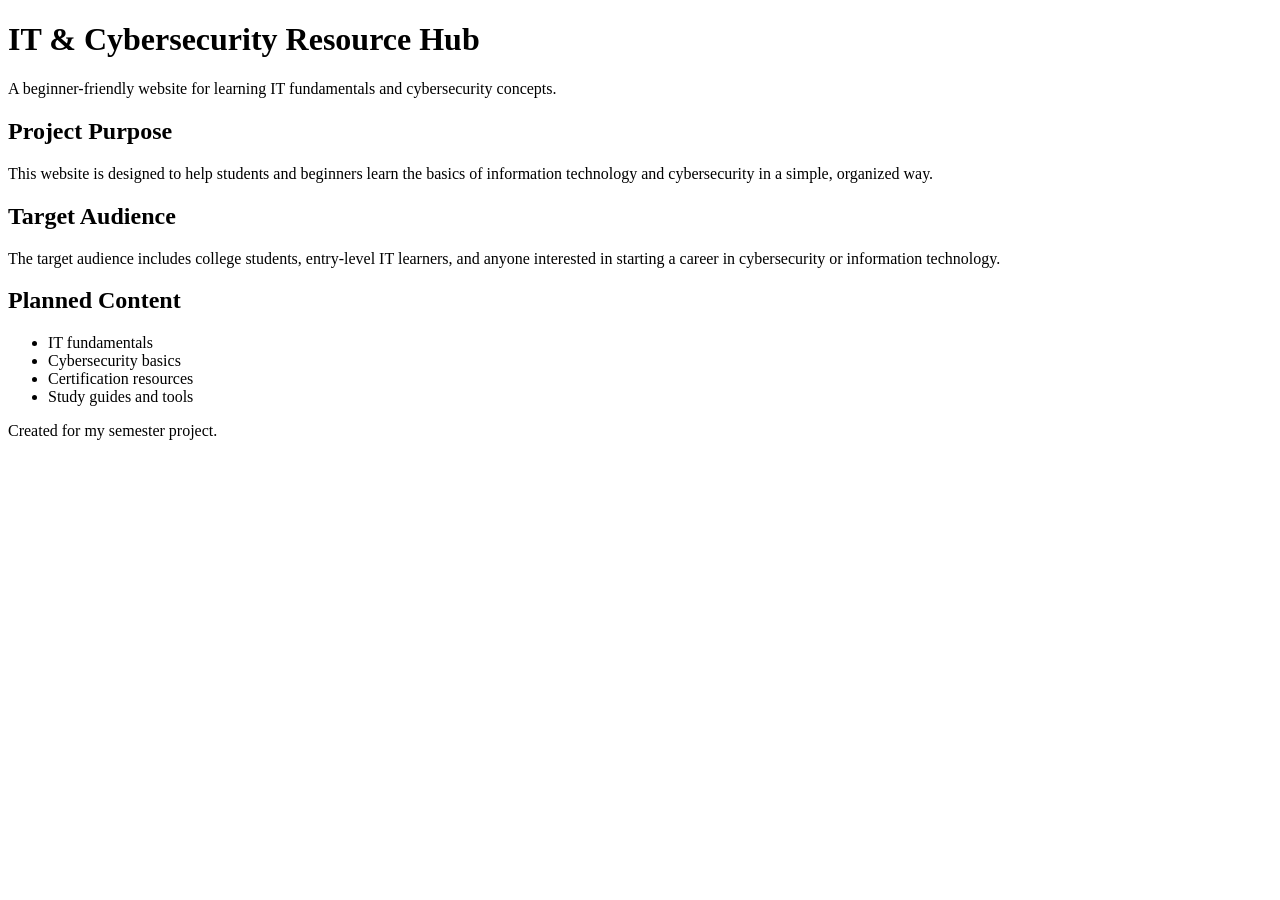
<file: Index.html>
<!DOCTYPE html>
<html lang="en">
<head>
  <meta charset="UTF-8">
  <meta name="viewport" content="width=device-width, initial-scale=1.0">
  <title>IT & Cybersecurity Resource Hub</title>
</head>
<body>
  <header>
    <h1>IT & Cybersecurity Resource Hub</h1>
    <p>A beginner-friendly website for learning IT fundamentals and cybersecurity concepts.</p>
  </header>

  <main>
    <section>
      <h2>Project Purpose</h2>
      <p>
        This website is designed to help students and beginners learn the basics of information
        technology and cybersecurity in a simple, organized way.
      </p>
    </section>

    <section>
      <h2>Target Audience</h2>
      <p>
        The target audience includes college students, entry-level IT learners, and anyone interested
        in starting a career in cybersecurity or information technology.
      </p>
    </section>

    <section>
      <h2>Planned Content</h2>
      <ul>
        <li>IT fundamentals</li>
        <li>Cybersecurity basics</li>
        <li>Certification resources</li>
        <li>Study guides and tools</li>
      </ul>
    </section>
  </main>

  <footer>
    <p>Created for my semester project.</p>
  </footer>
</body>
</html>
</file>
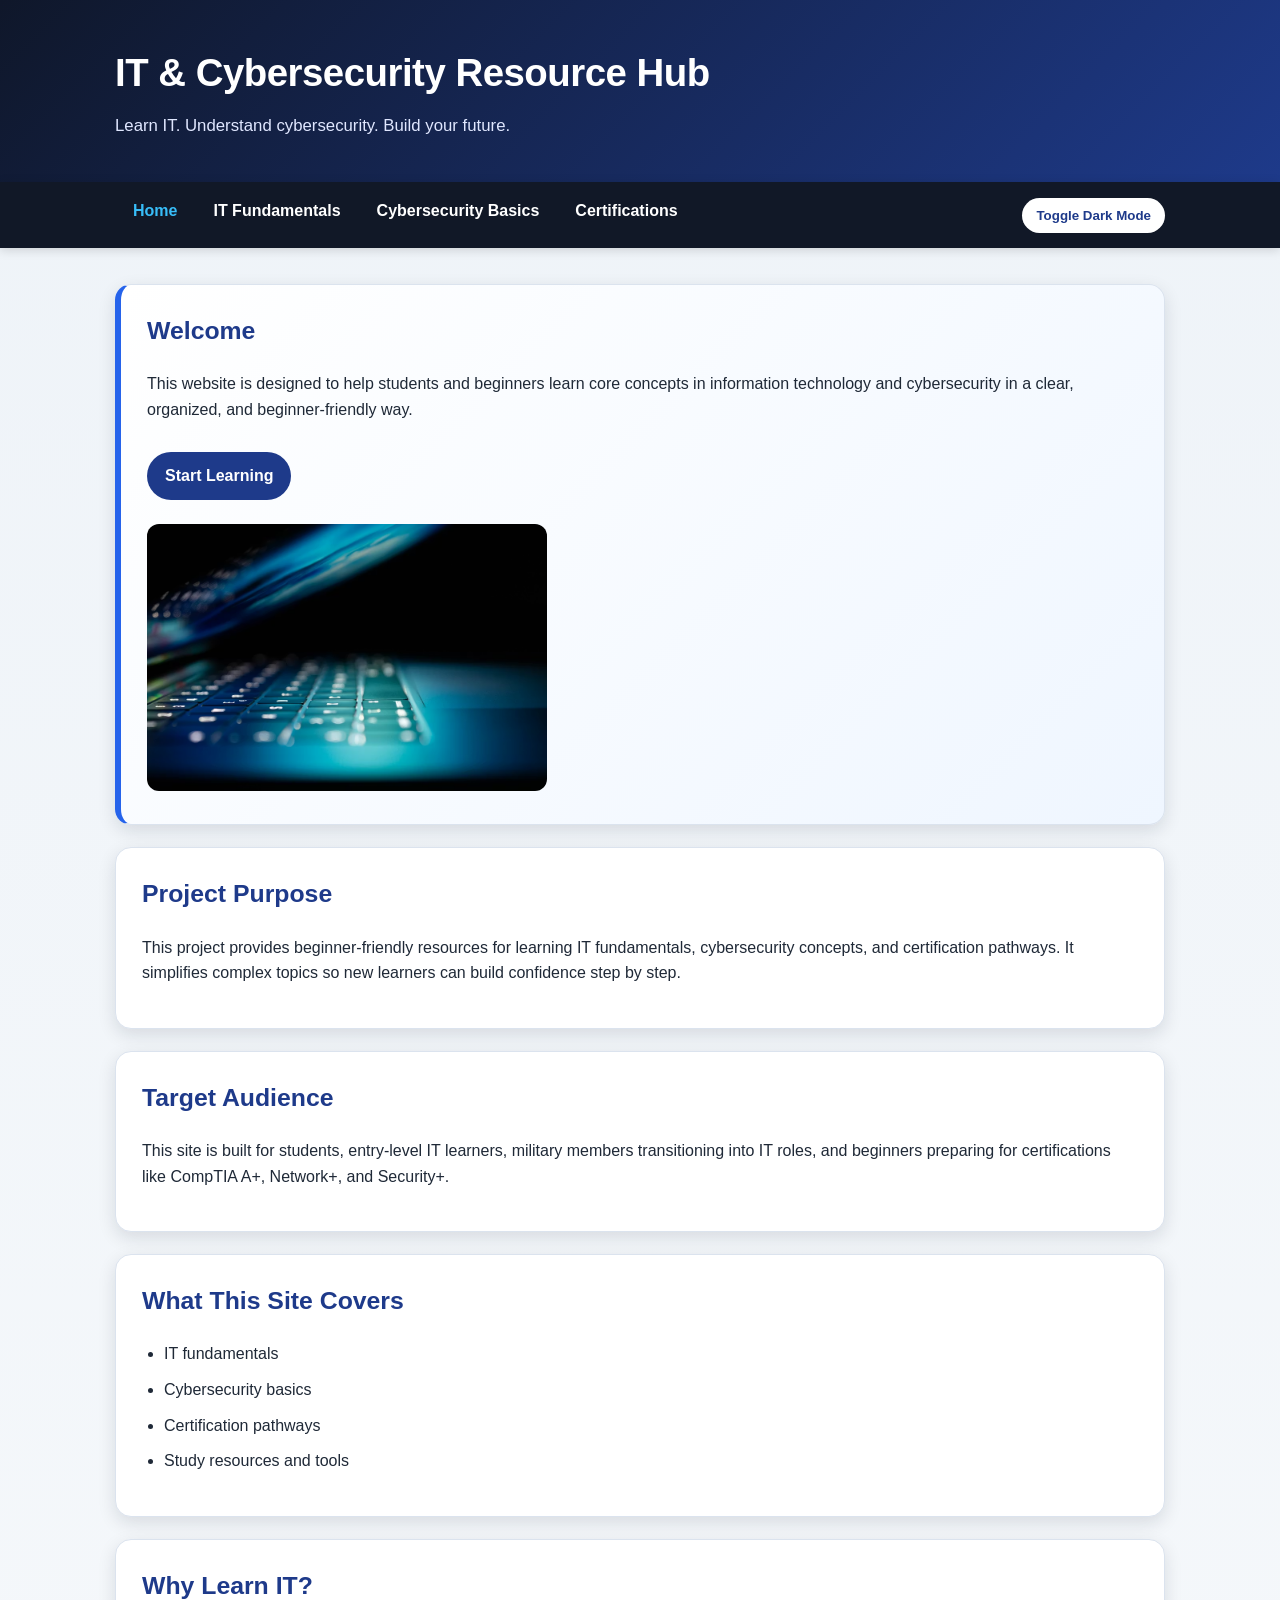
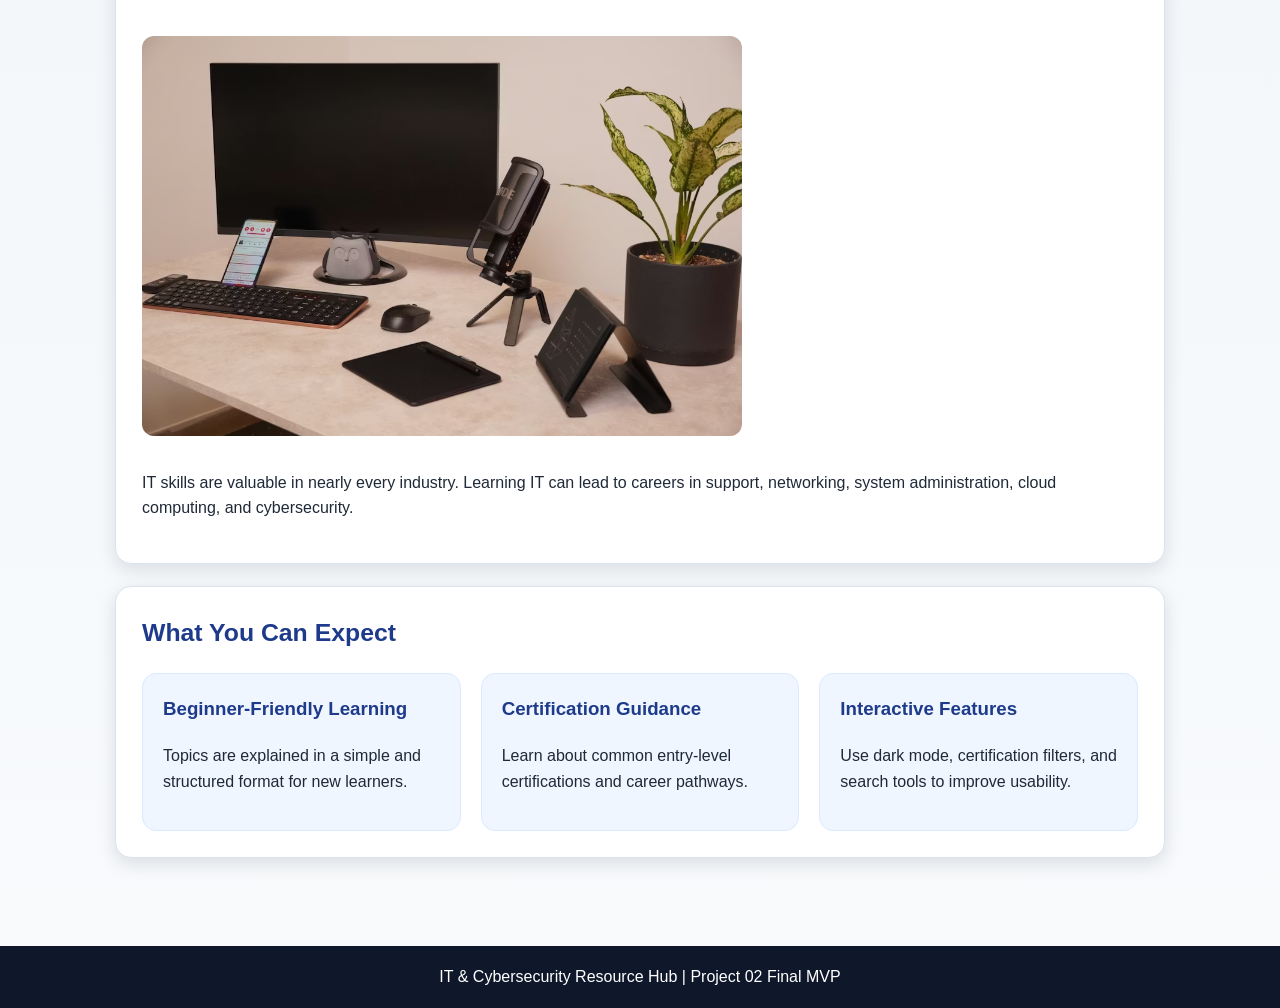
<file: index.html>
<!DOCTYPE html>
<html lang="en">
<head>
  <meta charset="UTF-8">
  <meta name="viewport" content="width=device-width, initial-scale=1.0">
  <title>IT & Cybersecurity Resource Hub</title>
  <link rel="stylesheet" href="style.css">
</head>
<body>

  <header>
    <div class="container">
      <h1>IT & Cybersecurity Resource Hub</h1>
      <p>Learn IT. Understand cybersecurity. Build your future.</p>
    </div>
  </header>

  <nav>
    <div class="container nav-container">
      <ul>
        <li><a href="index.html" class="active">Home</a></li>
        <li><a href="fundamentals.html">IT Fundamentals</a></li>
        <li><a href="cybersecurity.html">Cybersecurity Basics</a></li>
        <li><a href="certifications.html">Certifications</a></li>
      </ul>
      <button id="theme-toggle">Toggle Dark Mode</button>
    </div>
  </nav>

  <main>
    <div class="container">

      <!-- HERO -->
      <section class="hero hero-with-image">
        <div class="hero-text">
          <h2>Welcome</h2>
          <p>
            This website is designed to help students and beginners learn core concepts in
            information technology and cybersecurity in a clear, organized, and beginner-friendly way.
          </p>

          <a class="button-link" href="fundamentals.html">Start Learning</a>
        </div>

        <div class="hero-image">
          <img src="images/cyber.jpg" alt="Cybersecurity">
        </div>
      </section>

      <!-- PURPOSE -->
      <section>
        <h2>Project Purpose</h2>

        <p>
          This project provides beginner-friendly resources for learning IT fundamentals,
          cybersecurity concepts, and certification pathways. It simplifies complex topics so
          new learners can build confidence step by step.
        </p>
      </section>

      <!-- AUDIENCE -->
      <section>
        <h2>Target Audience</h2>

        <p>
          This site is built for students, entry-level IT learners, military members transitioning
          into IT roles, and beginners preparing for certifications like CompTIA A+, Network+, and Security+.
        </p>
      </section>

      <!-- SITE CONTENT -->
      <section>
        <h2>What This Site Covers</h2>

        <ul class="clean-list">
          <li>IT fundamentals</li>
          <li>Cybersecurity basics</li>
          <li>Certification pathways</li>
          <li>Study resources and tools</li>
        </ul>
      </section>

      <!-- WHY IT -->
      <section>
        <h2>Why Learn IT?</h2>

        <img src="images/it.jpg" alt="IT workspace" class="section-img">

        <p>
          IT skills are valuable in nearly every industry. Learning IT can lead to careers in
          support, networking, system administration, cloud computing, and cybersecurity.
        </p>
      </section>

      <!-- EXPECT -->
      <section>
        <h2>What You Can Expect</h2>

        <div class="grid">

          <div class="mini-card">
            <h3>Beginner-Friendly Learning</h3>
            <p>
              Topics are explained in a simple and structured format for new learners.
            </p>
          </div>

          <div class="mini-card">
            <h3>Certification Guidance</h3>
            <p>
              Learn about common entry-level certifications and career pathways.
            </p>
          </div>

          <div class="mini-card">
            <h3>Interactive Features</h3>
            <p>
              Use dark mode, certification filters, and search tools to improve usability.
            </p>
          </div>

        </div>
      </section>

    </div>
  </main>

  <footer>
    <div class="container">
      <p>IT & Cybersecurity Resource Hub | Project 02 Final MVP</p>
    </div>
  </footer>

  <script>
    const toggleButton = document.getElementById("theme-toggle");

    if (localStorage.getItem("theme") === "dark") {
      document.body.classList.add("dark-mode");
    }

    toggleButton.addEventListener("click", () => {
      document.body.classList.toggle("dark-mode");

      if (document.body.classList.contains("dark-mode")) {
        localStorage.setItem("theme", "dark");
      } else {
        localStorage.setItem("theme", "light");
      }
    });
  </script>

</body>
</html>
</file>
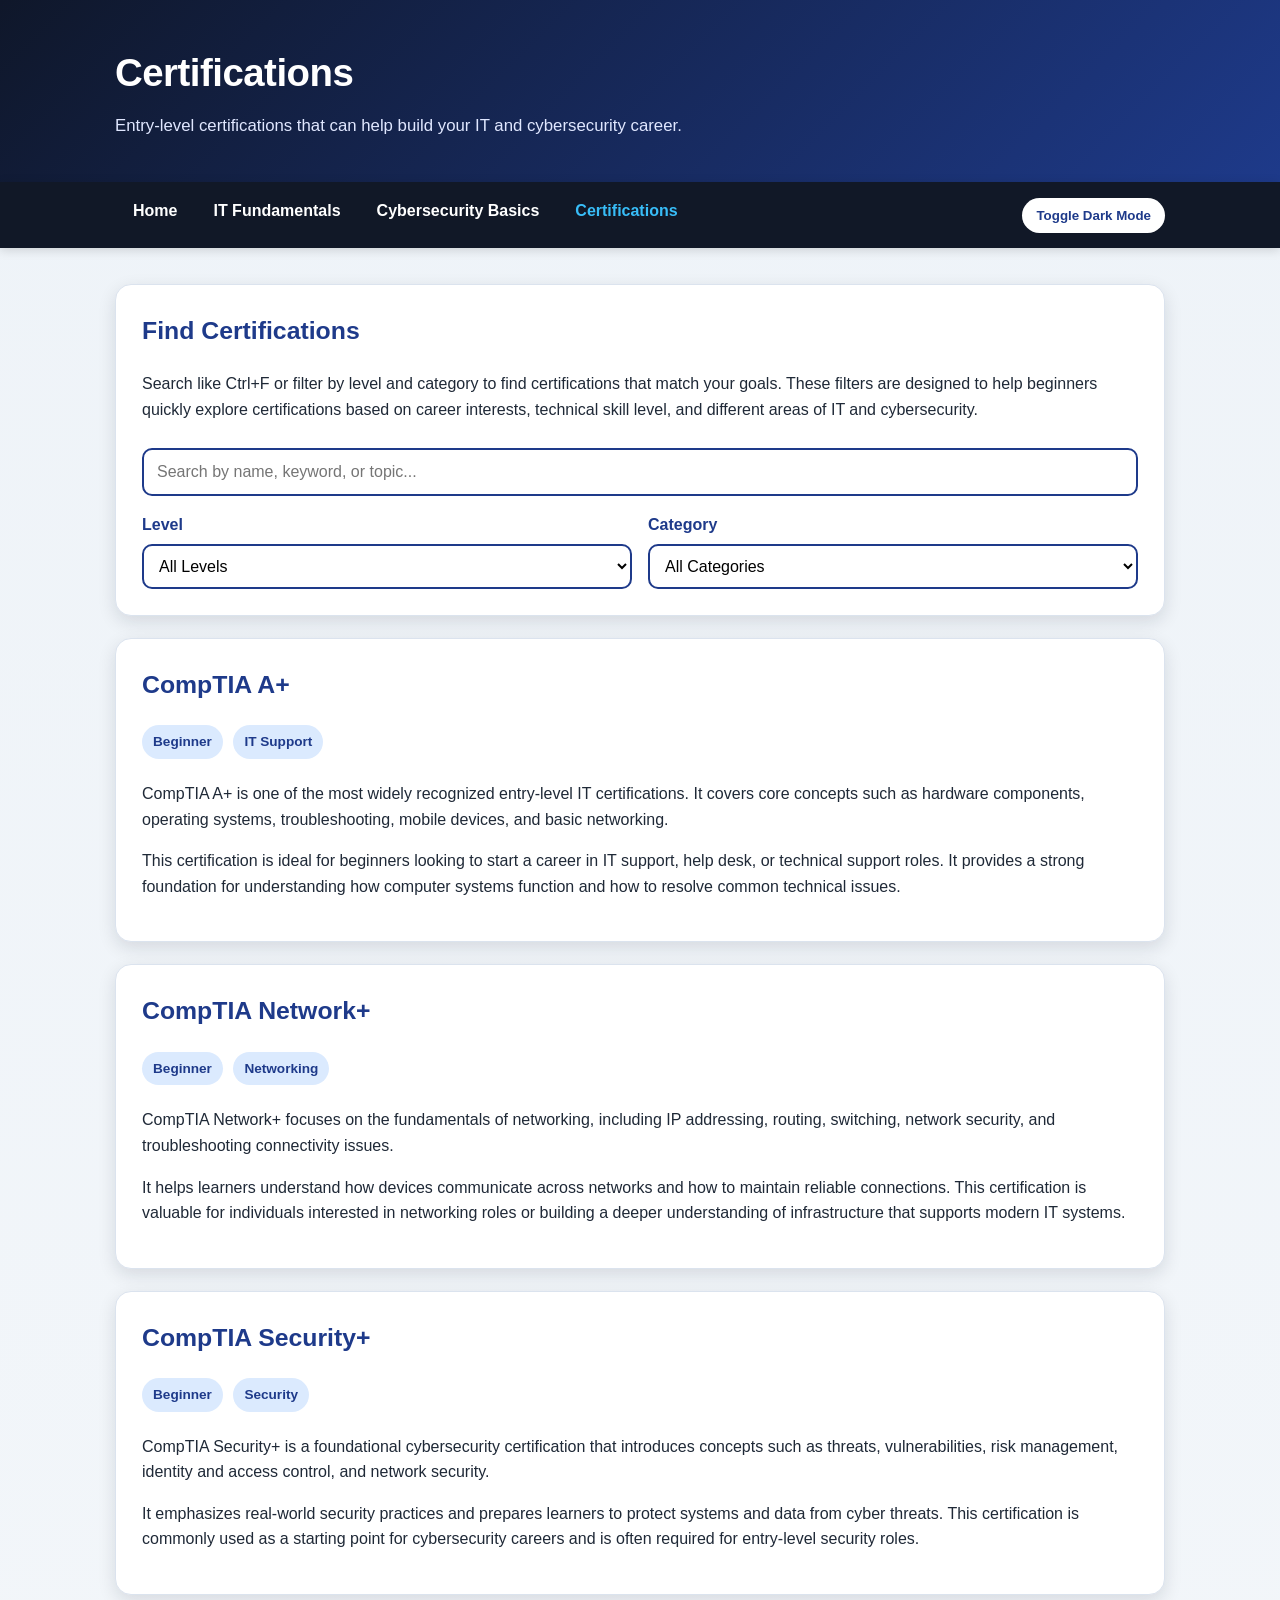
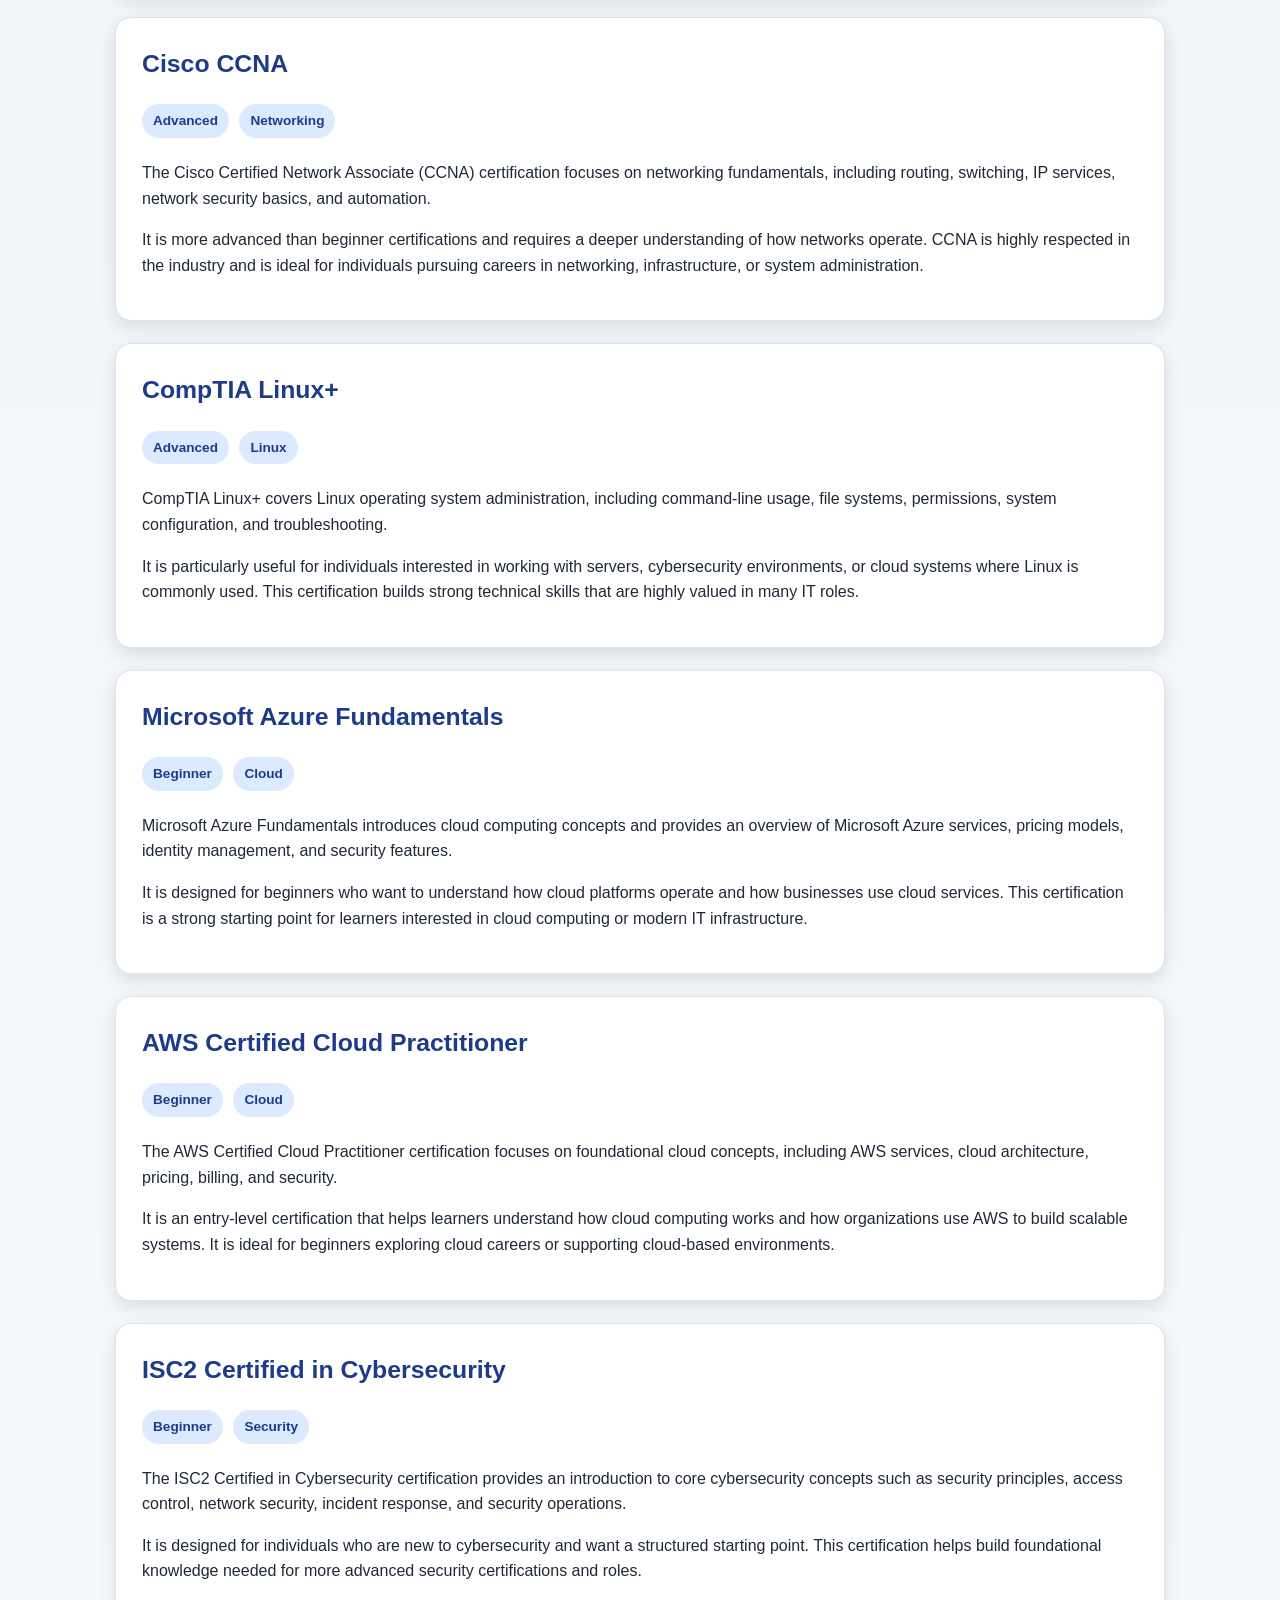
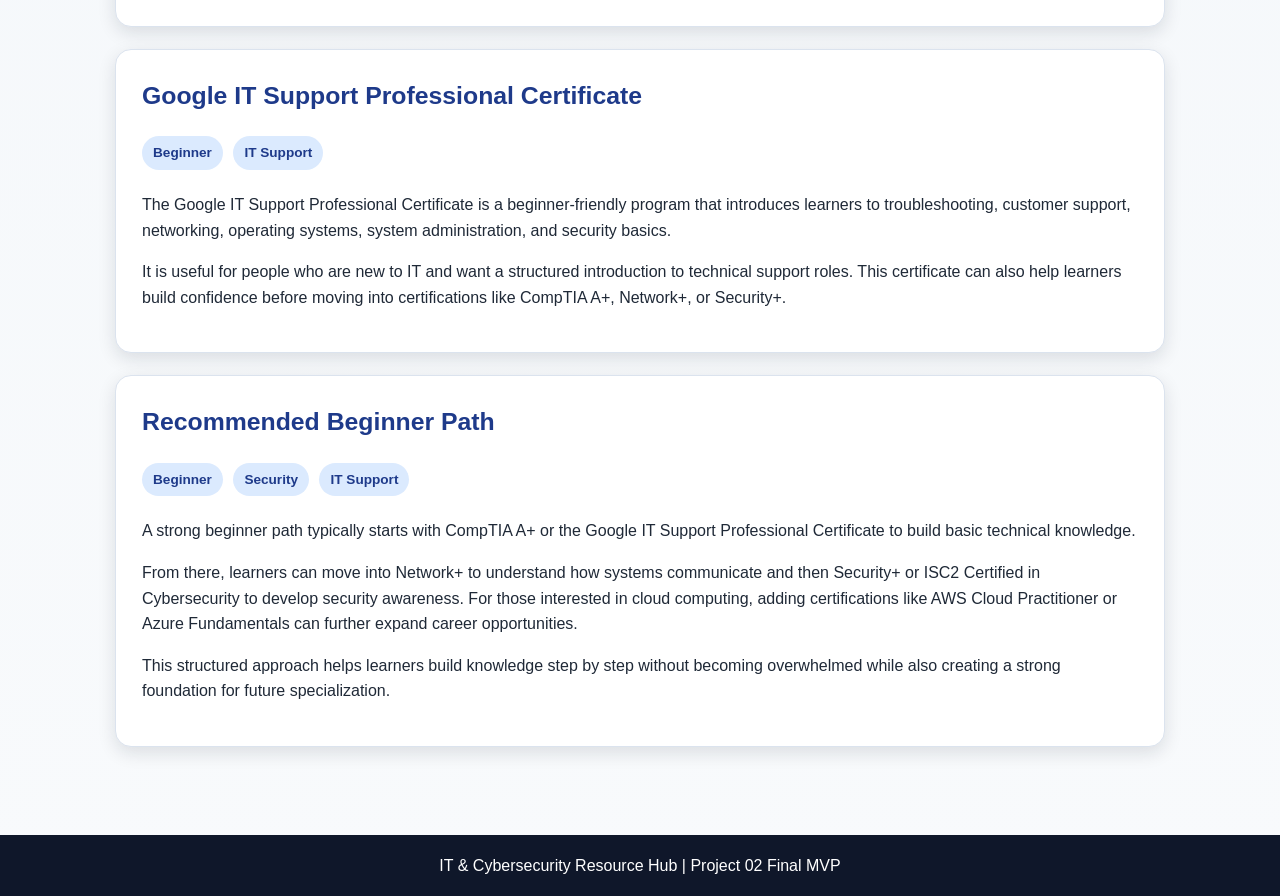
<file: certifications.html>
<!DOCTYPE html>
<html lang="en">
<head>
  <meta charset="UTF-8">
  <meta name="viewport" content="width=device-width, initial-scale=1.0">
  <title>Certifications</title>
  <link rel="stylesheet" href="style.css">
</head>
<body>

  <header>
    <div class="container">
      <h1>Certifications</h1>
      <p>Entry-level certifications that can help build your IT and cybersecurity career.</p>
    </div>
  </header>

  <nav>
    <div class="container nav-container">
      <ul>
        <li><a href="index.html">Home</a></li>
        <li><a href="fundamentals.html">IT Fundamentals</a></li>
        <li><a href="cybersecurity.html">Cybersecurity Basics</a></li>
        <li><a href="certifications.html" class="active">Certifications</a></li>
      </ul>
      <button id="theme-toggle">Toggle Dark Mode</button>
    </div>
  </nav>

  <main>
    <div class="container">

      <!-- SEARCH/FILTER -->
      <section class="card">
        <h2>Find Certifications</h2>

        <p>
          Search like Ctrl+F or filter by level and category to find certifications that match your goals.
          These filters are designed to help beginners quickly explore certifications based on career interests,
          technical skill level, and different areas of IT and cybersecurity.
        </p>

        <input 
          type="text" 
          id="searchInput" 
          placeholder="Search by name, keyword, or topic..." 
          class="search-box"
        >

        <div class="filter-row">

          <div>
            <label for="levelFilter">Level</label>

            <select id="levelFilter" class="filter-select">
              <option value="all">All Levels</option>
              <option value="beginner">Beginner</option>
              <option value="advanced">Advanced</option>
            </select>
          </div>

          <div>
            <label for="categoryFilter">Category</label>

            <select id="categoryFilter" class="filter-select">
              <option value="all">All Categories</option>
              <option value="support">IT Support</option>
              <option value="networking">Networking</option>
              <option value="security">Security</option>
              <option value="cloud">Cloud</option>
              <option value="linux">Linux</option>
            </select>
          </div>

        </div>
      </section>

      <!-- COMPTIA A+ -->
      <section class="card cert-item" data-level="beginner" data-category="support">
        <h2>CompTIA A+</h2>

        <div class="tag-row">
          <span class="tag">Beginner</span>
          <span class="tag">IT Support</span>
        </div>

        <p>
          CompTIA A+ is one of the most widely recognized entry-level IT certifications. It covers
          core concepts such as hardware components, operating systems, troubleshooting, mobile devices,
          and basic networking.
        </p>

        <p>
          This certification is ideal for beginners looking to start a career in IT support,
          help desk, or technical support roles. It provides a strong foundation for understanding
          how computer systems function and how to resolve common technical issues.
        </p>
      </section>

      <!-- NETWORK+ -->
      <section class="card cert-item" data-level="beginner" data-category="networking">
        <h2>CompTIA Network+</h2>

        <div class="tag-row">
          <span class="tag">Beginner</span>
          <span class="tag">Networking</span>
        </div>

        <p>
          CompTIA Network+ focuses on the fundamentals of networking, including IP addressing,
          routing, switching, network security, and troubleshooting connectivity issues.
        </p>

        <p>
          It helps learners understand how devices communicate across networks and how to maintain
          reliable connections. This certification is valuable for individuals interested in networking
          roles or building a deeper understanding of infrastructure that supports modern IT systems.
        </p>
      </section>

      <!-- SECURITY+ -->
      <section class="card cert-item" data-level="beginner" data-category="security">
        <h2>CompTIA Security+</h2>

        <div class="tag-row">
          <span class="tag">Beginner</span>
          <span class="tag">Security</span>
        </div>

        <p>
          CompTIA Security+ is a foundational cybersecurity certification that introduces concepts
          such as threats, vulnerabilities, risk management, identity and access control,
          and network security.
        </p>

        <p>
          It emphasizes real-world security practices and prepares learners to protect systems
          and data from cyber threats. This certification is commonly used as a starting point
          for cybersecurity careers and is often required for entry-level security roles.
        </p>
      </section>

      <!-- CCNA -->
      <section class="card cert-item" data-level="advanced" data-category="networking">
        <h2>Cisco CCNA</h2>

        <div class="tag-row">
          <span class="tag">Advanced</span>
          <span class="tag">Networking</span>
        </div>

        <p>
          The Cisco Certified Network Associate (CCNA) certification focuses on networking fundamentals,
          including routing, switching, IP services, network security basics, and automation.
        </p>

        <p>
          It is more advanced than beginner certifications and requires a deeper understanding
          of how networks operate. CCNA is highly respected in the industry and is ideal for
          individuals pursuing careers in networking, infrastructure, or system administration.
        </p>
      </section>

      <!-- LINUX+ -->
      <section class="card cert-item" data-level="advanced" data-category="linux">
        <h2>CompTIA Linux+</h2>

        <div class="tag-row">
          <span class="tag">Advanced</span>
          <span class="tag">Linux</span>
        </div>

        <p>
          CompTIA Linux+ covers Linux operating system administration, including command-line usage,
          file systems, permissions, system configuration, and troubleshooting.
        </p>

        <p>
          It is particularly useful for individuals interested in working with servers,
          cybersecurity environments, or cloud systems where Linux is commonly used.
          This certification builds strong technical skills that are highly valued in many IT roles.
        </p>
      </section>

      <!-- AZURE -->
      <section class="card cert-item" data-level="beginner" data-category="cloud">
        <h2>Microsoft Azure Fundamentals</h2>

        <div class="tag-row">
          <span class="tag">Beginner</span>
          <span class="tag">Cloud</span>
        </div>

        <p>
          Microsoft Azure Fundamentals introduces cloud computing concepts and provides an overview
          of Microsoft Azure services, pricing models, identity management, and security features.
        </p>

        <p>
          It is designed for beginners who want to understand how cloud platforms operate
          and how businesses use cloud services. This certification is a strong starting point
          for learners interested in cloud computing or modern IT infrastructure.
        </p>
      </section>

      <!-- AWS -->
      <section class="card cert-item" data-level="beginner" data-category="cloud">
        <h2>AWS Certified Cloud Practitioner</h2>

        <div class="tag-row">
          <span class="tag">Beginner</span>
          <span class="tag">Cloud</span>
        </div>

        <p>
          The AWS Certified Cloud Practitioner certification focuses on foundational cloud concepts,
          including AWS services, cloud architecture, pricing, billing, and security.
        </p>

        <p>
          It is an entry-level certification that helps learners understand how cloud computing works
          and how organizations use AWS to build scalable systems. It is ideal for beginners exploring
          cloud careers or supporting cloud-based environments.
        </p>
      </section>

      <!-- ISC2 -->
      <section class="card cert-item" data-level="beginner" data-category="security">
        <h2>ISC2 Certified in Cybersecurity</h2>

        <div class="tag-row">
          <span class="tag">Beginner</span>
          <span class="tag">Security</span>
        </div>

        <p>
          The ISC2 Certified in Cybersecurity certification provides an introduction to core
          cybersecurity concepts such as security principles, access control, network security,
          incident response, and security operations.
        </p>

        <p>
          It is designed for individuals who are new to cybersecurity and want a structured
          starting point. This certification helps build foundational knowledge needed for
          more advanced security certifications and roles.
        </p>
      </section>

      <!-- GOOGLE IT -->
      <section class="card cert-item" data-level="beginner" data-category="support">
        <h2>Google IT Support Professional Certificate</h2>

        <div class="tag-row">
          <span class="tag">Beginner</span>
          <span class="tag">IT Support</span>
        </div>

        <p>
          The Google IT Support Professional Certificate is a beginner-friendly program that introduces
          learners to troubleshooting, customer support, networking, operating systems,
          system administration, and security basics.
        </p>

        <p>
          It is useful for people who are new to IT and want a structured introduction to
          technical support roles. This certificate can also help learners build confidence
          before moving into certifications like CompTIA A+, Network+, or Security+.
        </p>
      </section>

      <!-- BEGINNER PATH -->
      <section class="card">
        <h2>Recommended Beginner Path</h2>

        <div class="tag-row">
          <span class="tag">Beginner</span>
          <span class="tag">Security</span>
          <span class="tag">IT Support</span>
        </div>

        <p>
          A strong beginner path typically starts with CompTIA A+ or the Google IT Support
          Professional Certificate to build basic technical knowledge.
        </p>

        <p>
          From there, learners can move into Network+ to understand how systems communicate
          and then Security+ or ISC2 Certified in Cybersecurity to develop security awareness.
          For those interested in cloud computing, adding certifications like AWS Cloud Practitioner
          or Azure Fundamentals can further expand career opportunities.
        </p>

        <p>
          This structured approach helps learners build knowledge step by step without becoming
          overwhelmed while also creating a strong foundation for future specialization.
        </p>
      </section>

      <!-- NO RESULTS -->
      <section id="noResults" class="card" style="display:none;">
        <h2>No Results Found</h2>
        <p>Try changing your search term, level, or category filter.</p>
      </section>

    </div>
  </main>

  <footer>
    <div class="container">
      <p>IT & Cybersecurity Resource Hub | Project 02 Final MVP</p>
    </div>
  </footer>

  <script>
    const toggleButton = document.getElementById("theme-toggle");

    if (localStorage.getItem("theme") === "dark") {
      document.body.classList.add("dark-mode");
    }

    toggleButton.addEventListener("click", () => {
      document.body.classList.toggle("dark-mode");

      if (document.body.classList.contains("dark-mode")) {
        localStorage.setItem("theme", "dark");
      } else {
        localStorage.setItem("theme", "light");
      }
    });

    const searchInput = document.getElementById("searchInput");
    const levelFilter = document.getElementById("levelFilter");
    const categoryFilter = document.getElementById("categoryFilter");
    const certItems = document.querySelectorAll(".cert-item");
    const noResults = document.getElementById("noResults");

    function filterCertifications() {
      const searchTerm = searchInput.value.toLowerCase();
      const selectedLevel = levelFilter.value;
      const selectedCategory = categoryFilter.value;

      let visibleCount = 0;

      certItems.forEach(item => {
        const text = item.textContent.toLowerCase();
        const itemLevel = item.getAttribute("data-level");
        const itemCategory = item.getAttribute("data-category");

        const matchesSearch = text.includes(searchTerm);
        const matchesLevel = selectedLevel === "all" || itemLevel === selectedLevel;
        const matchesCategory = selectedCategory === "all" || itemCategory === selectedCategory;

        if (matchesSearch && matchesLevel && matchesCategory) {
          item.style.display = "block";
          visibleCount++;
        } else {
          item.style.display = "none";
        }
      });

      noResults.style.display = visibleCount === 0 ? "block" : "none";
    }

    searchInput.addEventListener("input", filterCertifications);
    levelFilter.addEventListener("change", filterCertifications);
    categoryFilter.addEventListener("change", filterCertifications);
  </script>

</body>
</html>
</file>
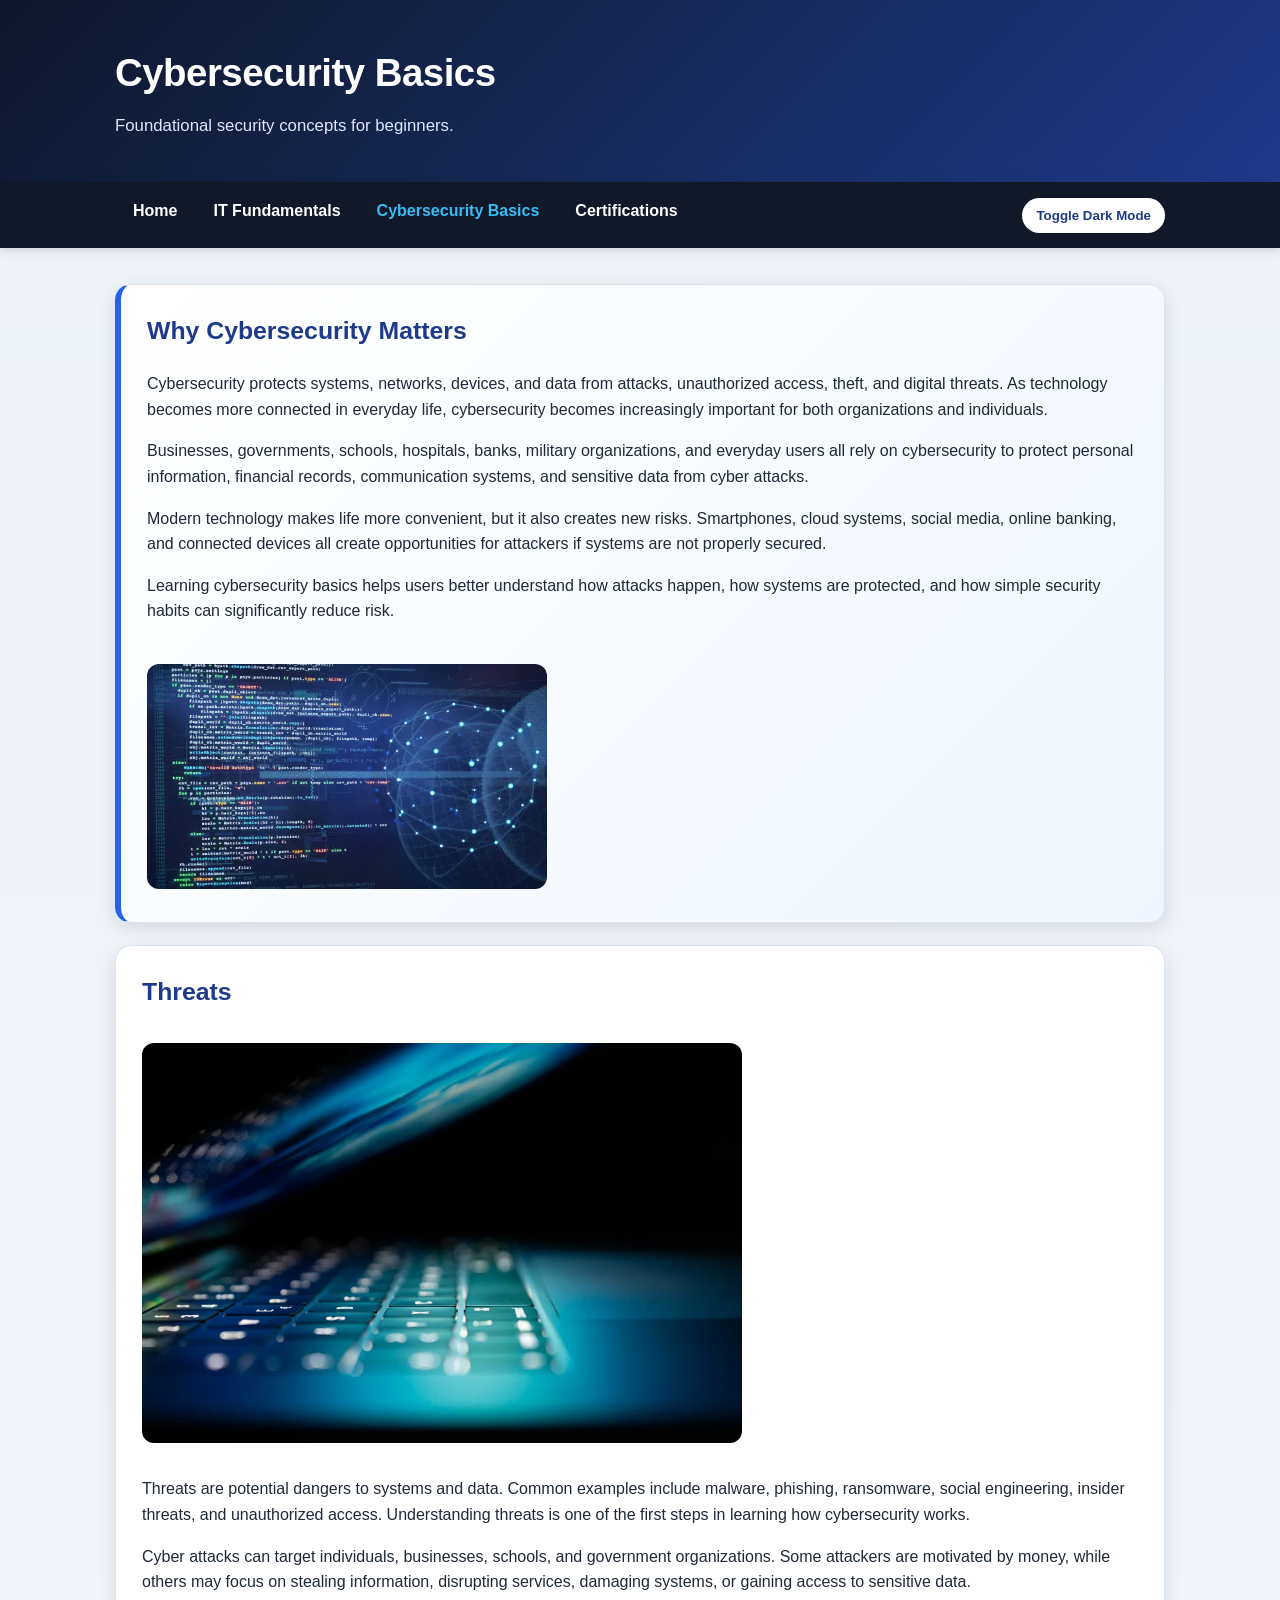
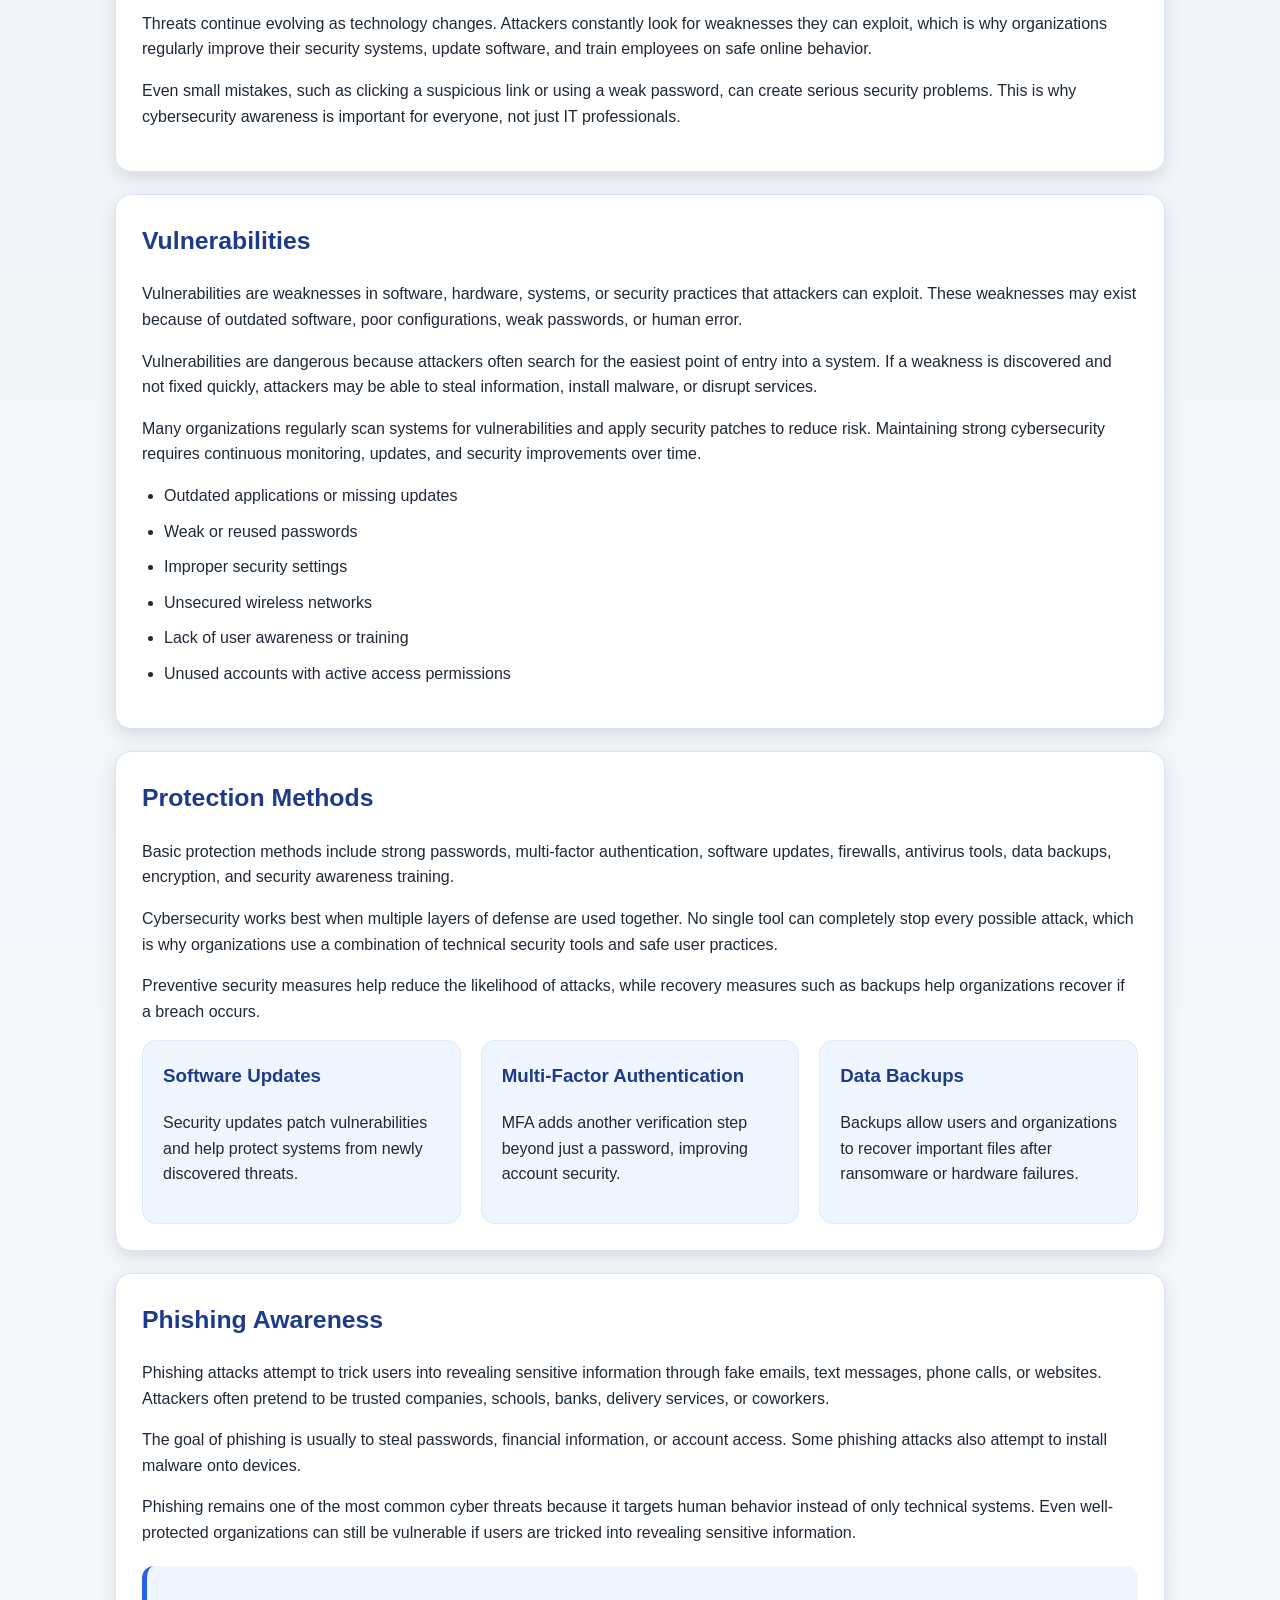
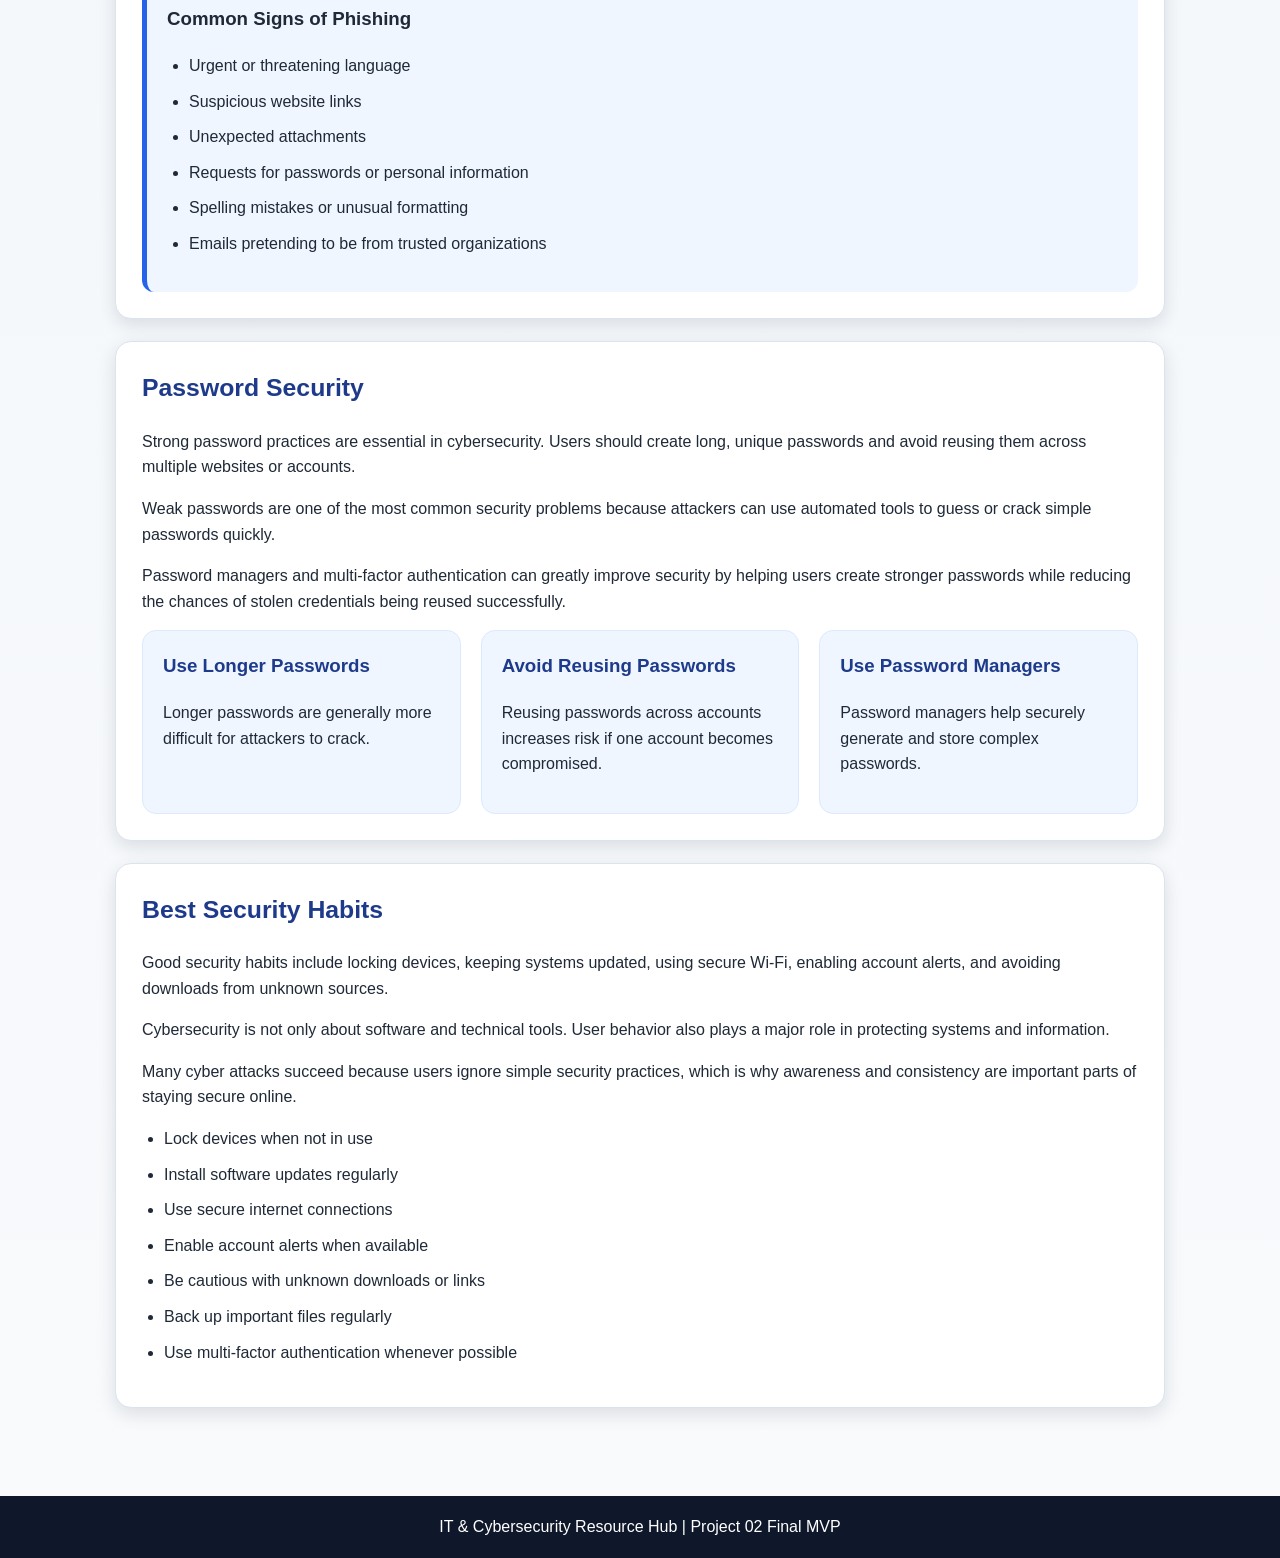
<file: cybersecurity.html>
<!DOCTYPE html>
<html lang="en">
<head>
  <meta charset="UTF-8">
  <meta name="viewport" content="width=device-width, initial-scale=1.0">
  <title>Cybersecurity Basics</title>
  <link rel="stylesheet" href="style.css">
</head>
<body>

  <header>
    <div class="container">
      <h1>Cybersecurity Basics</h1>
      <p>Foundational security concepts for beginners.</p>
    </div>
  </header>

  <nav>
    <div class="container nav-container">
      <ul>
        <li><a href="index.html">Home</a></li>
        <li><a href="fundamentals.html">IT Fundamentals</a></li>
        <li><a href="cybersecurity.html" class="active">Cybersecurity Basics</a></li>
        <li><a href="certifications.html">Certifications</a></li>
      </ul>

      <button id="theme-toggle">Toggle Dark Mode</button>
    </div>
  </nav>

  <main>
    <div class="container">

      <!-- HERO -->
      <section class="hero hero-with-image">

        <div class="hero-text">
          <h2>Why Cybersecurity Matters</h2>

          <p>
            Cybersecurity protects systems, networks, devices, and data from attacks,
            unauthorized access, theft, and digital threats. As technology becomes more connected
            in everyday life, cybersecurity becomes increasingly important for both organizations
            and individuals.
          </p>

          <p>
            Businesses, governments, schools, hospitals, banks, military organizations,
            and everyday users all rely on cybersecurity to protect personal information,
            financial records, communication systems, and sensitive data from cyber attacks.
          </p>

          <p>
            Modern technology makes life more convenient, but it also creates new risks.
            Smartphones, cloud systems, social media, online banking, and connected devices
            all create opportunities for attackers if systems are not properly secured.
          </p>

          <p>
            Learning cybersecurity basics helps users better understand how attacks happen,
            how systems are protected, and how simple security habits can significantly reduce risk.
          </p>

        </div>

        <div class="hero-image">
          <img src="images/security.jpg" alt="Cybersecurity">
        </div>

      </section>

      <!-- THREATS -->
      <section class="card">

        <h2>Threats</h2>

        <img src="images/cyber.jpg" alt="Cyber threats" class="section-img">

        <p>
          Threats are potential dangers to systems and data. Common examples include malware,
          phishing, ransomware, social engineering, insider threats, and unauthorized access.
          Understanding threats is one of the first steps in learning how cybersecurity works.
        </p>

        <p>
          Cyber attacks can target individuals, businesses, schools, and government organizations.
          Some attackers are motivated by money, while others may focus on stealing information,
          disrupting services, damaging systems, or gaining access to sensitive data.
        </p>

        <p>
          Threats continue evolving as technology changes. Attackers constantly look for weaknesses
          they can exploit, which is why organizations regularly improve their security systems,
          update software, and train employees on safe online behavior.
        </p>

        <p>
          Even small mistakes, such as clicking a suspicious link or using a weak password,
          can create serious security problems. This is why cybersecurity awareness is important
          for everyone, not just IT professionals.
        </p>

      </section>

      <!-- VULNERABILITIES -->
      <section class="card">

        <h2>Vulnerabilities</h2>

        <p>
          Vulnerabilities are weaknesses in software, hardware, systems, or security practices
          that attackers can exploit. These weaknesses may exist because of outdated software,
          poor configurations, weak passwords, or human error.
        </p>

        <p>
          Vulnerabilities are dangerous because attackers often search for the easiest point
          of entry into a system. If a weakness is discovered and not fixed quickly,
          attackers may be able to steal information, install malware, or disrupt services.
        </p>

        <p>
          Many organizations regularly scan systems for vulnerabilities and apply security patches
          to reduce risk. Maintaining strong cybersecurity requires continuous monitoring,
          updates, and security improvements over time.
        </p>

        <ul class="clean-list">
          <li>Outdated applications or missing updates</li>
          <li>Weak or reused passwords</li>
          <li>Improper security settings</li>
          <li>Unsecured wireless networks</li>
          <li>Lack of user awareness or training</li>
          <li>Unused accounts with active access permissions</li>
        </ul>

      </section>

      <!-- PROTECTION METHODS -->
      <section class="card">

        <h2>Protection Methods</h2>

        <p>
          Basic protection methods include strong passwords, multi-factor authentication,
          software updates, firewalls, antivirus tools, data backups, encryption,
          and security awareness training.
        </p>

        <p>
          Cybersecurity works best when multiple layers of defense are used together.
          No single tool can completely stop every possible attack, which is why organizations
          use a combination of technical security tools and safe user practices.
        </p>

        <p>
          Preventive security measures help reduce the likelihood of attacks,
          while recovery measures such as backups help organizations recover if a breach occurs.
        </p>

        <div class="grid">

          <div class="mini-card">
            <h3>Software Updates</h3>
            <p>
              Security updates patch vulnerabilities and help protect systems from newly discovered threats.
            </p>
          </div>

          <div class="mini-card">
            <h3>Multi-Factor Authentication</h3>
            <p>
              MFA adds another verification step beyond just a password, improving account security.
            </p>
          </div>

          <div class="mini-card">
            <h3>Data Backups</h3>
            <p>
              Backups allow users and organizations to recover important files after ransomware or hardware failures.
            </p>
          </div>

        </div>

      </section>

      <!-- PHISHING -->
      <section class="card">

        <h2>Phishing Awareness</h2>

        <p>
          Phishing attacks attempt to trick users into revealing sensitive information through fake
          emails, text messages, phone calls, or websites. Attackers often pretend to be trusted
          companies, schools, banks, delivery services, or coworkers.
        </p>

        <p>
          The goal of phishing is usually to steal passwords, financial information,
          or account access. Some phishing attacks also attempt to install malware onto devices.
        </p>

        <p>
          Phishing remains one of the most common cyber threats because it targets human behavior
          instead of only technical systems. Even well-protected organizations can still be vulnerable
          if users are tricked into revealing sensitive information.
        </p>

        <div class="tip-box">

          <h3>Common Signs of Phishing</h3>

          <ul class="clean-list">
            <li>Urgent or threatening language</li>
            <li>Suspicious website links</li>
            <li>Unexpected attachments</li>
            <li>Requests for passwords or personal information</li>
            <li>Spelling mistakes or unusual formatting</li>
            <li>Emails pretending to be from trusted organizations</li>
          </ul>

        </div>

      </section>

      <!-- PASSWORD SECURITY -->
      <section class="card">

        <h2>Password Security</h2>

        <p>
          Strong password practices are essential in cybersecurity. Users should create long,
          unique passwords and avoid reusing them across multiple websites or accounts.
        </p>

        <p>
          Weak passwords are one of the most common security problems because attackers can use
          automated tools to guess or crack simple passwords quickly.
        </p>

        <p>
          Password managers and multi-factor authentication can greatly improve security by helping
          users create stronger passwords while reducing the chances of stolen credentials being reused successfully.
        </p>

        <div class="grid">

          <div class="mini-card">
            <h3>Use Longer Passwords</h3>
            <p>
              Longer passwords are generally more difficult for attackers to crack.
            </p>
          </div>

          <div class="mini-card">
            <h3>Avoid Reusing Passwords</h3>
            <p>
              Reusing passwords across accounts increases risk if one account becomes compromised.
            </p>
          </div>

          <div class="mini-card">
            <h3>Use Password Managers</h3>
            <p>
              Password managers help securely generate and store complex passwords.
            </p>
          </div>

        </div>

      </section>

      <!-- SECURITY HABITS -->
      <section class="card">

        <h2>Best Security Habits</h2>

        <p>
          Good security habits include locking devices, keeping systems updated,
          using secure Wi-Fi, enabling account alerts, and avoiding downloads from unknown sources.
        </p>

        <p>
          Cybersecurity is not only about software and technical tools.
          User behavior also plays a major role in protecting systems and information.
        </p>

        <p>
          Many cyber attacks succeed because users ignore simple security practices,
          which is why awareness and consistency are important parts of staying secure online.
        </p>

        <ul class="clean-list">
          <li>Lock devices when not in use</li>
          <li>Install software updates regularly</li>
          <li>Use secure internet connections</li>
          <li>Enable account alerts when available</li>
          <li>Be cautious with unknown downloads or links</li>
          <li>Back up important files regularly</li>
          <li>Use multi-factor authentication whenever possible</li>
        </ul>

      </section>

    </div>
  </main>

  <footer>
    <div class="container">
      <p>IT & Cybersecurity Resource Hub | Project 02 Final MVP</p>
    </div>
  </footer>

  <script>
    const toggleButton = document.getElementById("theme-toggle");

    if (localStorage.getItem("theme") === "dark") {
      document.body.classList.add("dark-mode");
    }

    toggleButton.addEventListener("click", () => {
      document.body.classList.toggle("dark-mode");

      if (document.body.classList.contains("dark-mode")) {
        localStorage.setItem("theme", "dark");
      } else {
        localStorage.setItem("theme", "light");
      }
    });
  </script>

</body>
</html>
</file>
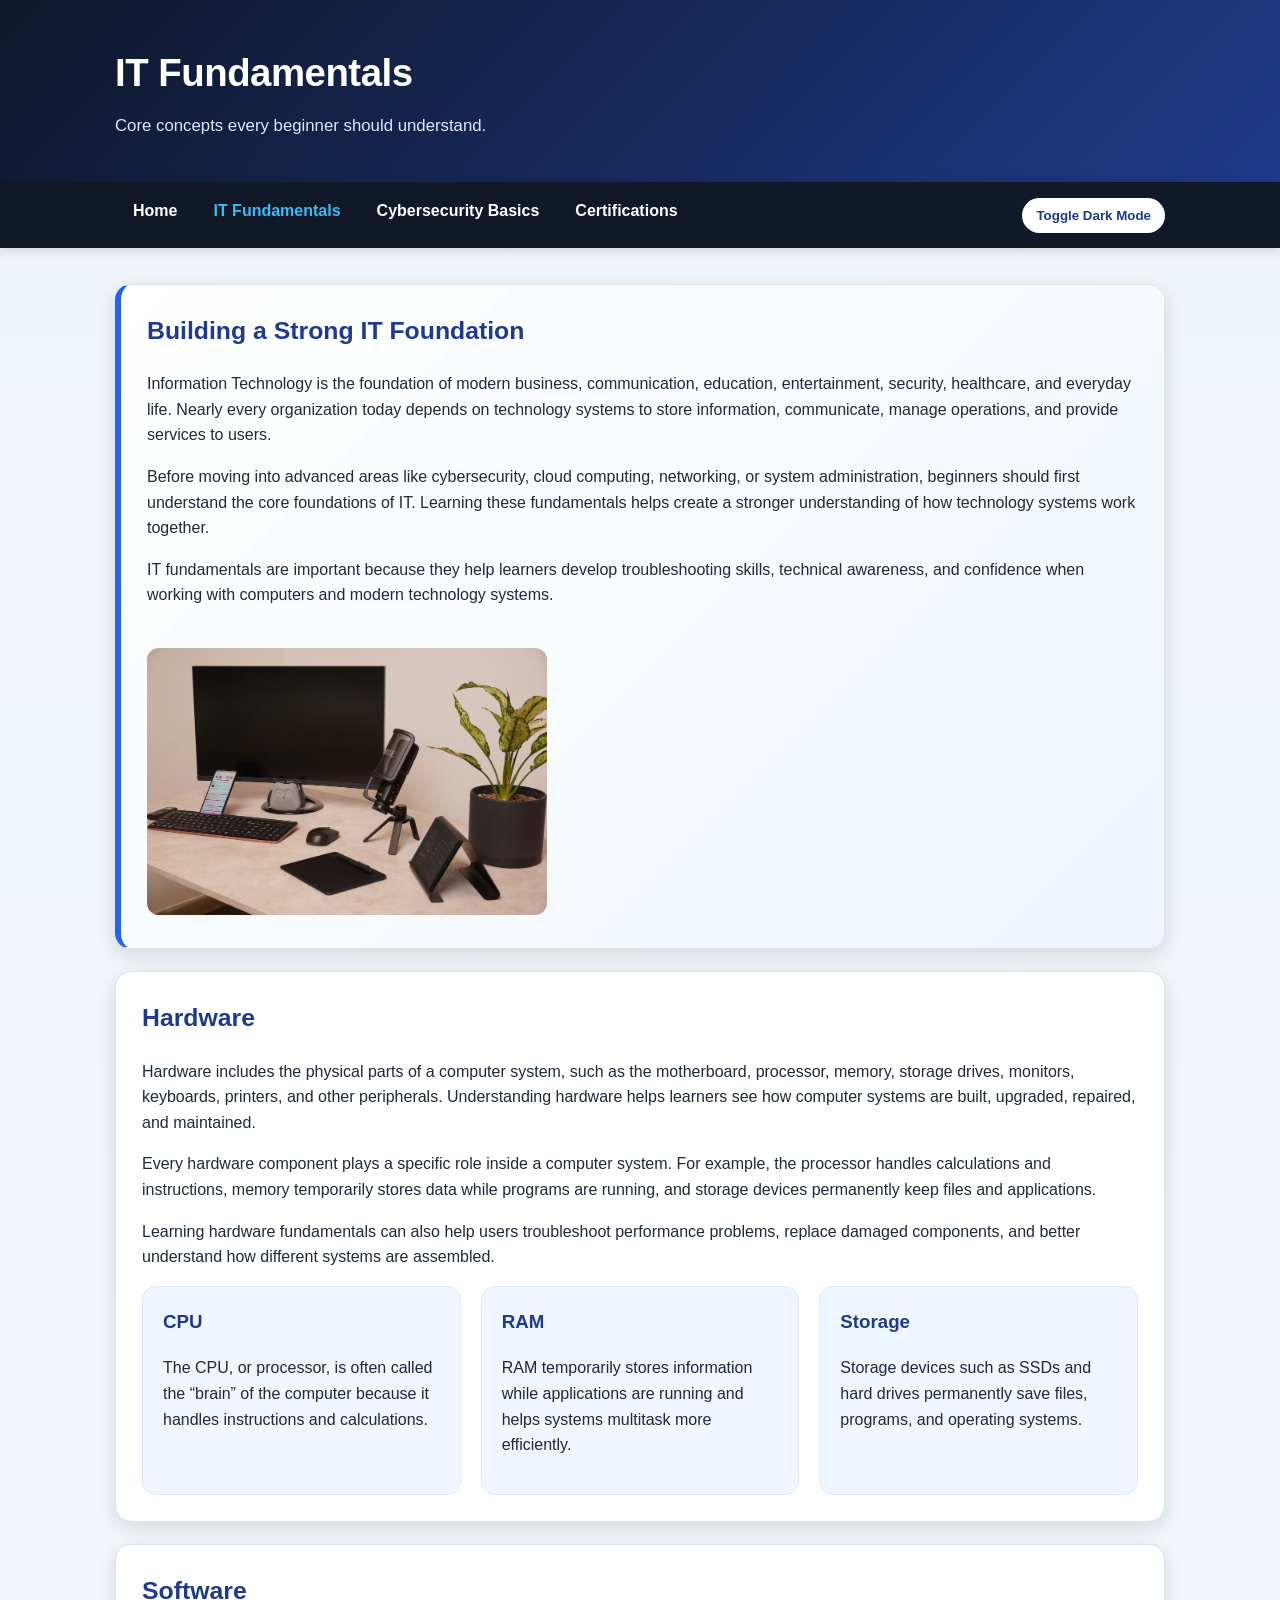
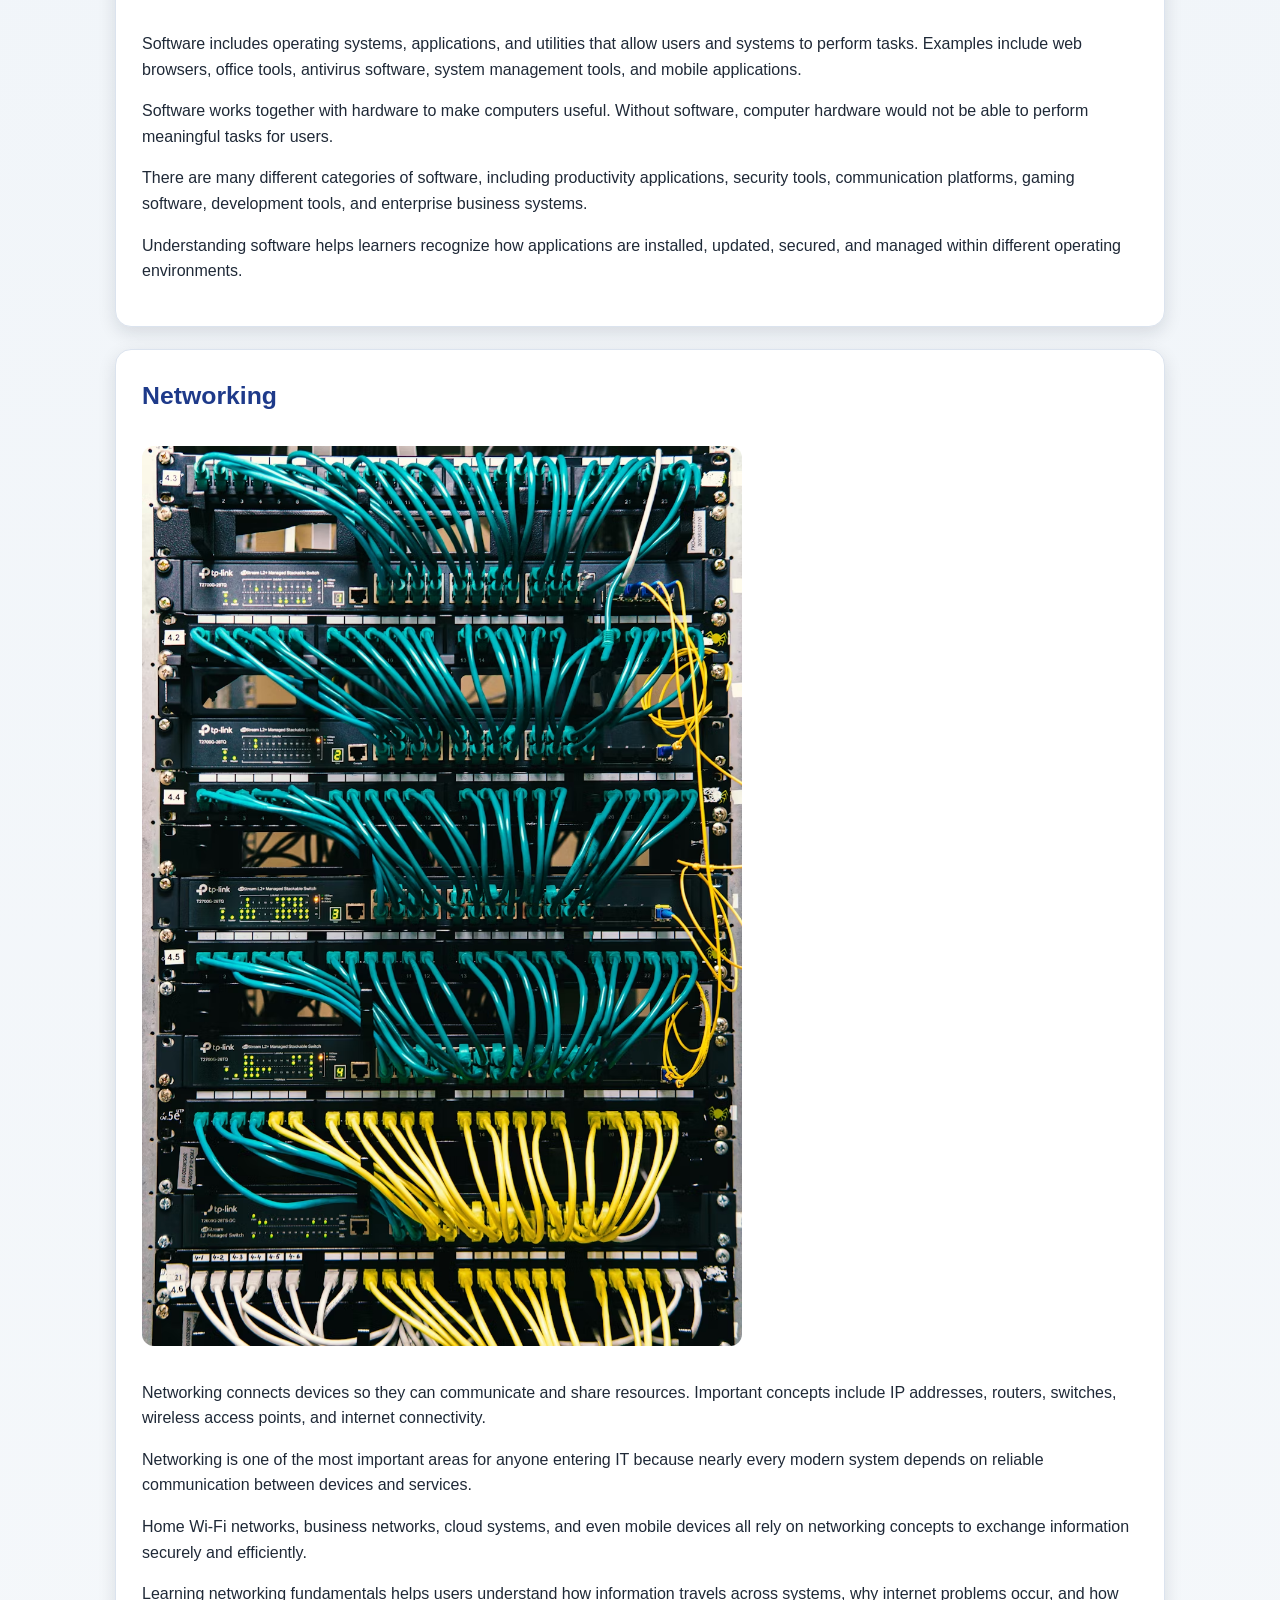
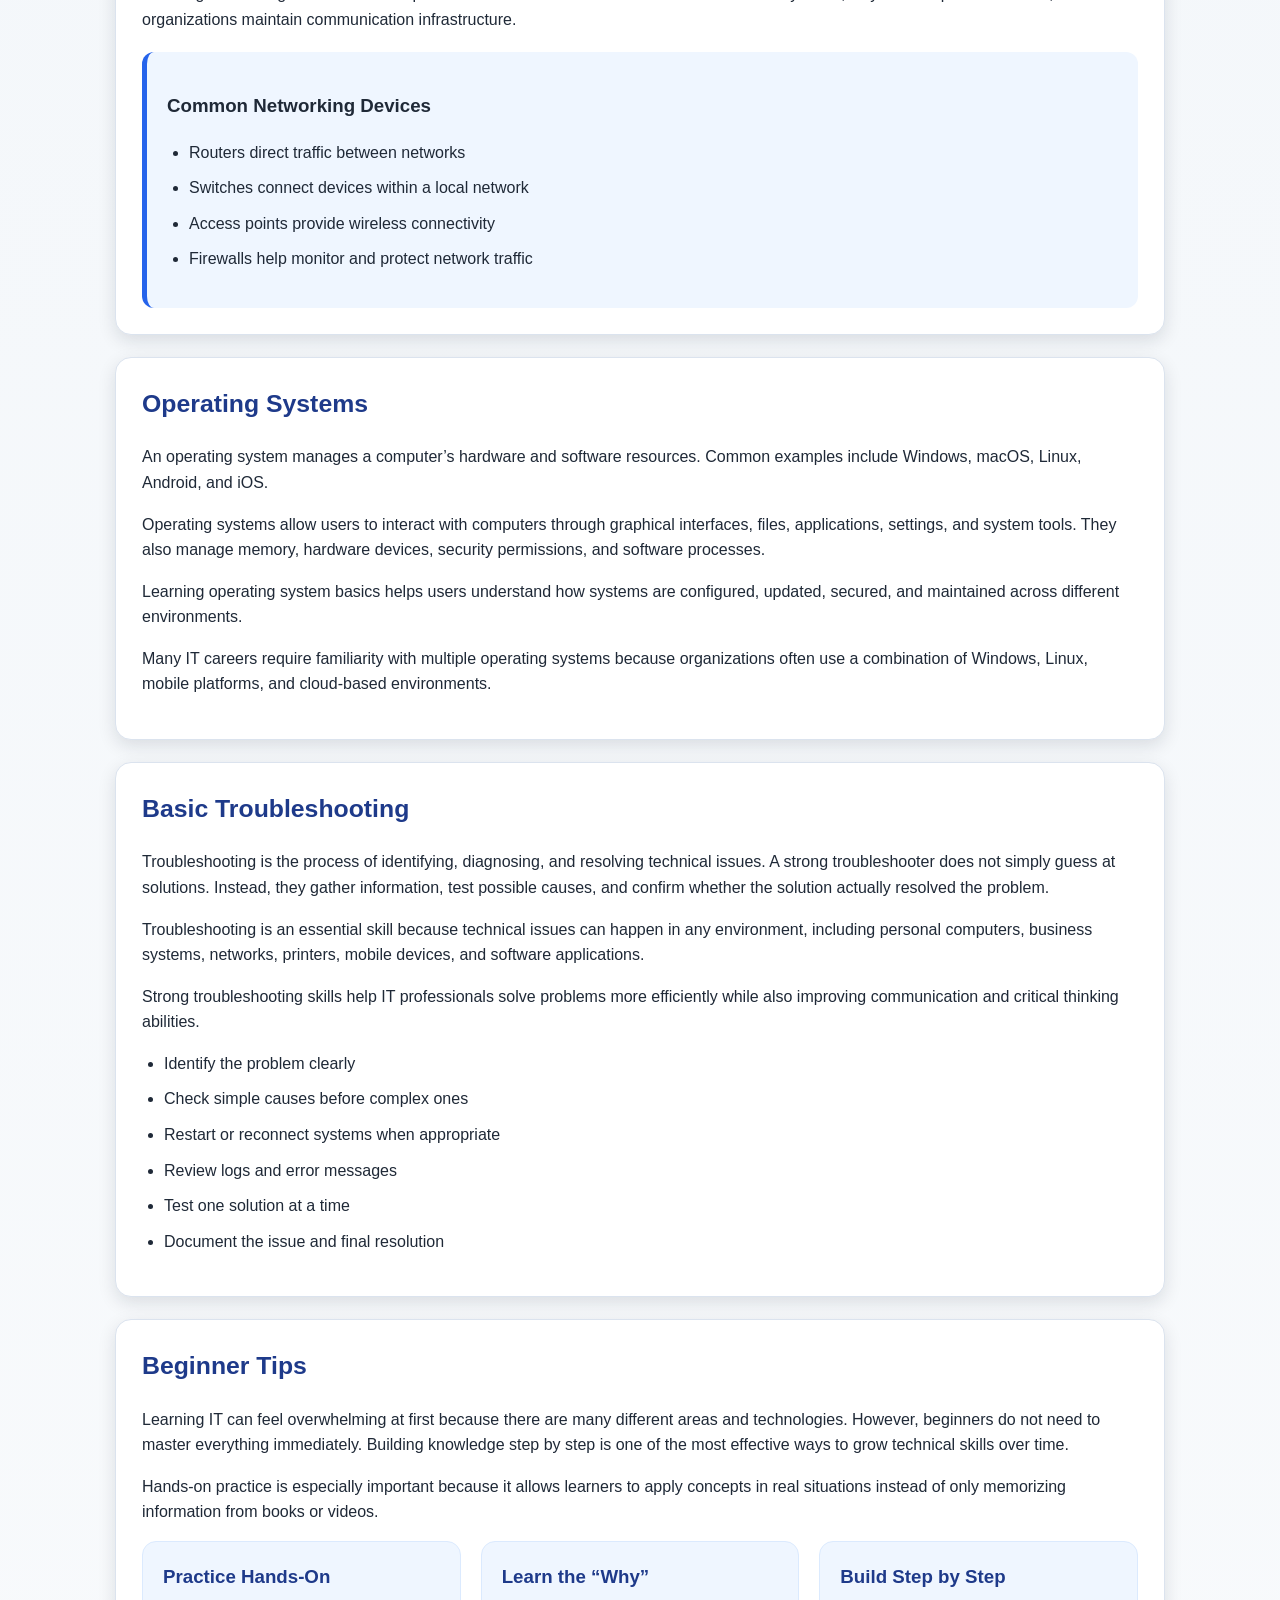
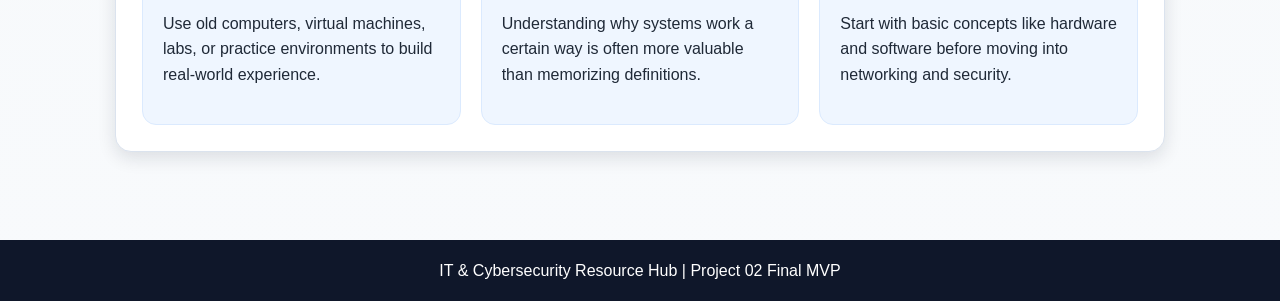
<file: fundamentals.html>
<!DOCTYPE html>
<html lang="en">
<head>
  <meta charset="UTF-8" />
  <meta name="viewport" content="width=device-width, initial-scale=1.0" />
  <title>IT Fundamentals</title>
  <link rel="stylesheet" href="style.css" />
</head>
<body>

  <header>
    <div class="container">
      <h1>IT Fundamentals</h1>
      <p>Core concepts every beginner should understand.</p>
    </div>
  </header>

  <nav>
    <div class="container nav-container">
      <ul>
        <li><a href="index.html">Home</a></li>
        <li><a href="fundamentals.html" class="active">IT Fundamentals</a></li>
        <li><a href="cybersecurity.html">Cybersecurity Basics</a></li>
        <li><a href="certifications.html">Certifications</a></li>
      </ul>
      <button id="theme-toggle">Toggle Dark Mode</button>
    </div>
  </nav>

  <main>
    <div class="container">

      <!-- HERO -->
      <section class="hero hero-with-image">
        <div class="hero-text">
          <h2>Building a Strong IT Foundation</h2>

          <p>
            Information Technology is the foundation of modern business, communication, education,
            entertainment, security, healthcare, and everyday life. Nearly every organization today
            depends on technology systems to store information, communicate, manage operations,
            and provide services to users.
          </p>

          <p>
            Before moving into advanced areas like cybersecurity, cloud computing, networking,
            or system administration, beginners should first understand the core foundations
            of IT. Learning these fundamentals helps create a stronger understanding of how
            technology systems work together.
          </p>

          <p>
            IT fundamentals are important because they help learners develop troubleshooting skills,
            technical awareness, and confidence when working with computers and modern technology systems.
          </p>
        </div>

        <div class="hero-image">
          <img src="images/it.jpg" alt="Information technology workspace">
        </div>
      </section>

      <!-- HARDWARE -->
      <section class="card">
        <h2>Hardware</h2>

        <p>
          Hardware includes the physical parts of a computer system, such as the motherboard,
          processor, memory, storage drives, monitors, keyboards, printers, and other peripherals.
          Understanding hardware helps learners see how computer systems are built, upgraded,
          repaired, and maintained.
        </p>

        <p>
          Every hardware component plays a specific role inside a computer system. For example,
          the processor handles calculations and instructions, memory temporarily stores data
          while programs are running, and storage devices permanently keep files and applications.
        </p>

        <p>
          Learning hardware fundamentals can also help users troubleshoot performance problems,
          replace damaged components, and better understand how different systems are assembled.
        </p>

        <div class="grid">

          <div class="mini-card">
            <h3>CPU</h3>
            <p>
              The CPU, or processor, is often called the “brain” of the computer because it handles instructions and calculations.
            </p>
          </div>

          <div class="mini-card">
            <h3>RAM</h3>
            <p>
              RAM temporarily stores information while applications are running and helps systems multitask more efficiently.
            </p>
          </div>

          <div class="mini-card">
            <h3>Storage</h3>
            <p>
              Storage devices such as SSDs and hard drives permanently save files, programs, and operating systems.
            </p>
          </div>

        </div>
      </section>

      <!-- SOFTWARE -->
      <section class="card">
        <h2>Software</h2>

        <p>
          Software includes operating systems, applications, and utilities that allow users and
          systems to perform tasks. Examples include web browsers, office tools, antivirus software,
          system management tools, and mobile applications.
        </p>

        <p>
          Software works together with hardware to make computers useful. Without software,
          computer hardware would not be able to perform meaningful tasks for users.
        </p>

        <p>
          There are many different categories of software, including productivity applications,
          security tools, communication platforms, gaming software, development tools,
          and enterprise business systems.
        </p>

        <p>
          Understanding software helps learners recognize how applications are installed,
          updated, secured, and managed within different operating environments.
        </p>
      </section>

      <!-- NETWORKING -->
      <section class="card">
        <h2>Networking</h2>

        <img src="images/network.jpg" alt="Networking equipment" class="section-img">

        <p>
          Networking connects devices so they can communicate and share resources. Important concepts
          include IP addresses, routers, switches, wireless access points, and internet connectivity.
        </p>

        <p>
          Networking is one of the most important areas for anyone entering IT because nearly every
          modern system depends on reliable communication between devices and services.
        </p>

        <p>
          Home Wi-Fi networks, business networks, cloud systems, and even mobile devices all rely
          on networking concepts to exchange information securely and efficiently.
        </p>

        <p>
          Learning networking fundamentals helps users understand how information travels across systems,
          why internet problems occur, and how organizations maintain communication infrastructure.
        </p>

        <div class="tip-box">
          <h3>Common Networking Devices</h3>

          <ul class="clean-list">
            <li>Routers direct traffic between networks</li>
            <li>Switches connect devices within a local network</li>
            <li>Access points provide wireless connectivity</li>
            <li>Firewalls help monitor and protect network traffic</li>
          </ul>
        </div>
      </section>

      <!-- OPERATING SYSTEMS -->
      <section class="card">
        <h2>Operating Systems</h2>

        <p>
          An operating system manages a computer’s hardware and software resources. Common examples
          include Windows, macOS, Linux, Android, and iOS.
        </p>

        <p>
          Operating systems allow users to interact with computers through graphical interfaces,
          files, applications, settings, and system tools. They also manage memory, hardware devices,
          security permissions, and software processes.
        </p>

        <p>
          Learning operating system basics helps users understand how systems are configured,
          updated, secured, and maintained across different environments.
        </p>

        <p>
          Many IT careers require familiarity with multiple operating systems because organizations
          often use a combination of Windows, Linux, mobile platforms, and cloud-based environments.
        </p>
      </section>

      <!-- TROUBLESHOOTING -->
      <section class="card">
        <h2>Basic Troubleshooting</h2>

        <p>
          Troubleshooting is the process of identifying, diagnosing, and resolving technical issues.
          A strong troubleshooter does not simply guess at solutions. Instead, they gather information,
          test possible causes, and confirm whether the solution actually resolved the problem.
        </p>

        <p>
          Troubleshooting is an essential skill because technical issues can happen in any environment,
          including personal computers, business systems, networks, printers, mobile devices, and software applications.
        </p>

        <p>
          Strong troubleshooting skills help IT professionals solve problems more efficiently while also
          improving communication and critical thinking abilities.
        </p>

        <ul class="clean-list">
          <li>Identify the problem clearly</li>
          <li>Check simple causes before complex ones</li>
          <li>Restart or reconnect systems when appropriate</li>
          <li>Review logs and error messages</li>
          <li>Test one solution at a time</li>
          <li>Document the issue and final resolution</li>
        </ul>
      </section>

      <!-- BEGINNER TIPS -->
      <section class="card">
        <h2>Beginner Tips</h2>

        <p>
          Learning IT can feel overwhelming at first because there are many different areas and technologies.
          However, beginners do not need to master everything immediately. Building knowledge step by step
          is one of the most effective ways to grow technical skills over time.
        </p>

        <p>
          Hands-on practice is especially important because it allows learners to apply concepts in real situations
          instead of only memorizing information from books or videos.
        </p>

        <div class="grid">

          <div class="mini-card">
            <h3>Practice Hands-On</h3>
            <p>
              Use old computers, virtual machines, labs, or practice environments to build real-world experience.
            </p>
          </div>

          <div class="mini-card">
            <h3>Learn the “Why”</h3>
            <p>
              Understanding why systems work a certain way is often more valuable than memorizing definitions.
            </p>
          </div>

          <div class="mini-card">
            <h3>Build Step by Step</h3>
            <p>
              Start with basic concepts like hardware and software before moving into networking and security.
            </p>
          </div>

        </div>
      </section>

    </div>
  </main>

  <footer>
    <div class="container">
      <p>IT & Cybersecurity Resource Hub | Project 02 Final MVP</p>
    </div>
  </footer>

  <script>
    const toggleButton = document.getElementById("theme-toggle");

    if (localStorage.getItem("theme") === "dark") {
      document.body.classList.add("dark-mode");
    }

    toggleButton.addEventListener("click", () => {
      document.body.classList.toggle("dark-mode");

      if (document.body.classList.contains("dark-mode")) {
        localStorage.setItem("theme", "dark");
      } else {
        localStorage.setItem("theme", "light");
      }
    });
  </script>

</body>
</html>
</file>
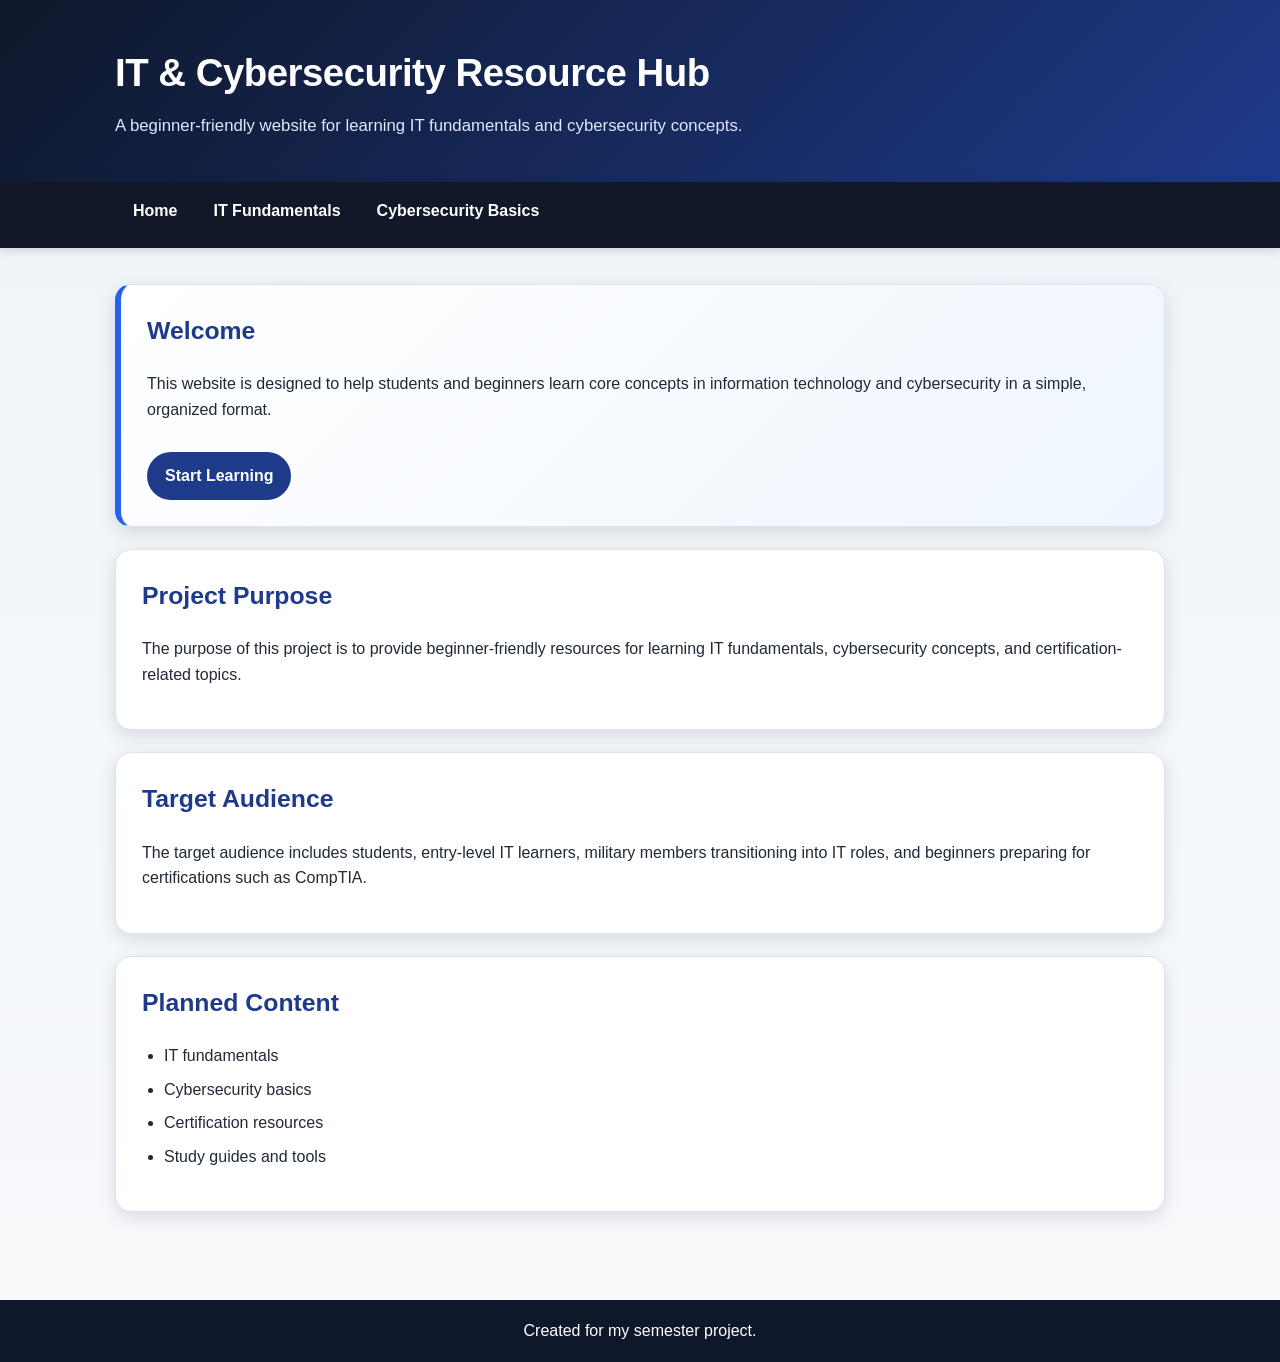
<file: index.html.html>
<!DOCTYPE html>
<html lang="en">
<head>
  <meta charset="UTF-8">
  <meta name="viewport" content="width=device-width, initial-scale=1.0">
  <title>Semester Project - IT & Cybersecurity Resource Hub</title>
  <link rel="stylesheet" href="style.css">
</head>
<body>
  <header>
    <div class="container">
      <h1>IT & Cybersecurity Resource Hub</h1>
      <p>A beginner-friendly website for learning IT fundamentals and cybersecurity concepts.</p>
    </div>
  </header>

  <nav>
    <div class="container">
      <ul>
        <li><a href="index.html">Home</a></li>
        <li><a href="fundamentals.html">IT Fundamentals</a></li>
        <li><a href="cybersecurity.html">Cybersecurity Basics</a></li>
      </ul>
    </div>
  </nav>

  <main>
    <div class="container">
      <section class="hero">
        <div class="hero-text">
          <h2>Welcome</h2>
          <p>
            This website is designed to help students and beginners learn core concepts in information
            technology and cybersecurity in a simple, organized format.
          </p>
          <a class="button-link" href="fundamentals.html">Start Learning</a>
        </div>
      </section>

      <section>
        <h2>Project Purpose</h2>
        <p>
          The purpose of this project is to provide beginner-friendly resources for learning IT
          fundamentals, cybersecurity concepts, and certification-related topics.
        </p>
      </section>

      <section>
        <h2>Target Audience</h2>
        <p>
          The target audience includes students, entry-level IT learners, military members transitioning
          into IT roles, and beginners preparing for certifications such as CompTIA.
        </p>
      </section>

      <section>
        <h2>Planned Content</h2>
        <ul>
          <li>IT fundamentals</li>
          <li>Cybersecurity basics</li>
          <li>Certification resources</li>
          <li>Study guides and tools</li>
        </ul>
      </section>
    </div>
  </main>

  <footer>
    <div class="container">
      <p>Created for my semester project.</p>
    </div>
  </footer>
</body>
</html>
</file>
<file: style.css>
* {
  box-sizing: border-box;
}

:root {
  --navy: #0f172a;
  --blue: #1e3a8a;
  --bright-blue: #2563eb;
  --light-blue: #dbeafe;
  --background: #eef3f8;
  --card: #ffffff;
  --text: #1f2937;
  --muted: #475569;
  --border: #dbe3ee;
  --shadow: rgba(15, 23, 42, 0.12);
}

body {
  margin: 0;
  font-family: Arial, Helvetica, sans-serif;
  line-height: 1.6;
  background: linear-gradient(180deg, #eef3f8 0%, #f8fafc 100%);
  color: var(--text);
}

header {
  background: linear-gradient(135deg, #0f172a, #1e3a8a);
  color: white;
  padding: 42px 0;
}

.container {
  width: 90%;
  max-width: 1050px;
  margin: 0 auto;
}

header h1 {
  margin: 0;
  font-size: 2.4rem;
  letter-spacing: -0.5px;
}

header p {
  margin: 10px 0 0;
  font-size: 1.05rem;
  color: #e0e7ff;
}

nav {
  background-color: #111827;
  position: sticky;
  top: 0;
  z-index: 10;
  box-shadow: 0 2px 10px rgba(0, 0, 0, 0.15);
}

.nav-container {
  display: flex;
  justify-content: space-between;
  align-items: center;
  flex-wrap: wrap;
}

nav ul {
  list-style: none;
  margin: 0;
  padding: 0;
  display: flex;
}

nav a {
  display: block;
  color: white;
  text-decoration: none;
  padding: 16px 18px;
  font-weight: bold;
  transition: background-color 0.2s ease, color 0.2s ease;
}

nav a:hover {
  background-color: var(--bright-blue);
}

#theme-toggle {
  background-color: white;
  color: var(--blue);
  border: none;
  padding: 10px 14px;
  border-radius: 999px;
  cursor: pointer;
  font-weight: bold;
  margin: 8px 0;
  transition: transform 0.2s ease, background-color 0.2s ease;
}

#theme-toggle:hover {
  background-color: var(--light-blue);
  transform: translateY(-1px);
}

main {
  padding: 36px 0;
}

section,
.card {
  background: var(--card);
  margin-bottom: 22px;
  padding: 26px;
  border-radius: 16px;
  box-shadow: 0 6px 18px var(--shadow);
  border: 1px solid var(--border);
}

.hero {
  background: linear-gradient(135deg, #ffffff, #eff6ff);
  border-left: 6px solid var(--bright-blue);
}

.hero-text {
  background: transparent;
  box-shadow: none;
  border: none;
  padding: 0;
}

h2 {
  color: var(--blue);
  margin-top: 0;
  font-size: 1.55rem;
}

p {
  color: var(--text);
}

ul {
  padding-left: 22px;
}

li {
  margin-bottom: 8px;
}

.button-link {
  display: inline-block;
  margin-top: 14px;
  background-color: var(--blue);
  color: white;
  text-decoration: none;
  padding: 11px 18px;
  border-radius: 999px;
  font-weight: bold;
  transition: background-color 0.2s ease, transform 0.2s ease;
}

.button-link:hover {
  background-color: var(--bright-blue);
  transform: translateY(-1px);
}

.search-box {
  width: 100%;
  padding: 13px;
  border: 2px solid var(--blue);
  border-radius: 10px;
  font-size: 1rem;
  margin-top: 10px;
}

.search-box:focus {
  outline: none;
  border-color: var(--bright-blue);
  box-shadow: 0 0 8px rgba(37, 99, 235, 0.35);
}

.filter-row {
  display: flex;
  gap: 16px;
  flex-wrap: wrap;
  margin-top: 16px;
}

.filter-row div {
  flex: 1;
  min-width: 200px;
}

.filter-row label {
  display: block;
  font-weight: bold;
  margin-bottom: 6px;
  color: var(--blue);
}

.filter-select {
  width: 100%;
  padding: 11px;
  border: 2px solid var(--blue);
  border-radius: 10px;
  font-size: 1rem;
  background-color: white;
}

.tag-row {
  margin: 8px 0 14px;
}

.tag {
  display: inline-block;
  background-color: var(--light-blue);
  color: var(--blue);
  padding: 6px 11px;
  border-radius: 999px;
  font-size: 0.85rem;
  font-weight: bold;
  margin-right: 6px;
  margin-bottom: 6px;
}

footer {
  background-color: var(--navy);
  color: white;
  text-align: center;
  padding: 18px 0;
  margin-top: 30px;
}

footer p {
  color: white;
  margin: 0;
}

body.dark-mode {
  background: linear-gradient(180deg, #020617 0%, #0b1120 100%);
  color: #e5e7eb;
}

body.dark-mode header {
  background: linear-gradient(135deg, #020617, #111827);
}

body.dark-mode nav,
body.dark-mode footer {
  background-color: #020617;
}

body.dark-mode section,
body.dark-mode .card {
  background-color: #111827;
  color: #e5e7eb;
  border-color: #334155;
}

body.dark-mode .hero {
  background: linear-gradient(135deg, #111827, #1e293b);
}

body.dark-mode p,
body.dark-mode li {
  color: #e5e7eb;
}

body.dark-mode h2 {
  color: #93c5fd;
}

body.dark-mode #theme-toggle {
  background-color: #334155;
  color: white;
}

body.dark-mode .search-box,
body.dark-mode .filter-select {
  background-color: #020617;
  color: #e5e7eb;
  border-color: #93c5fd;
}

body.dark-mode .filter-row label {
  color: #93c5fd;
}

body.dark-mode .tag {
  background-color: #334155;
  color: #e5e7eb;
}

@media (max-width: 700px) {
  header {
    padding: 30px 0;
  }

  header h1 {
    font-size: 1.7rem;
  }

  nav ul {
    flex-direction: column;
    width: 100%;
  }

  .nav-container {
    align-items: flex-start;
  }

  nav a {
    padding: 12px 14px;
  }

  #theme-toggle {
    margin-left: 14px;
    margin-bottom: 12px;
  }

  section,
  .card {
    padding: 20px;
  }
}
.hero-with-image {
  display: flex;
  align-items: center;
  gap: 24px;
  flex-wrap: wrap;
}

.hero-image img {
  width: 100%;
  max-width: 400px;
  border-radius: 12px;
}

.section-img {
  width: 100%;
  max-width: 600px;
  border-radius: 12px;
  margin: 10px 0;
}
.active {
  color: #38bdf8 !important;
}

.grid {
  display: grid;
  grid-template-columns: repeat(auto-fit, minmax(220px, 1fr));
  gap: 20px;
}

.mini-card {
  background: #eff6ff;
  padding: 20px;
  border-radius: 14px;
  border: 1px solid #dbeafe;
}

.mini-card h3 {
  margin-top: 0;
  color: var(--blue);
}

.clean-list {
  padding-left: 22px;
}

.clean-list li {
  margin-bottom: 10px;
}

.tip-box {
  background-color: #eff6ff;
  border-left: 5px solid var(--bright-blue);
  padding: 20px;
  border-radius: 12px;
  margin-top: 20px;
}

body.dark-mode .mini-card {
  background-color: #1e293b;
  border-color: #334155;
}

body.dark-mode .tip-box {
  background-color: #1e293b;
}
</file>
